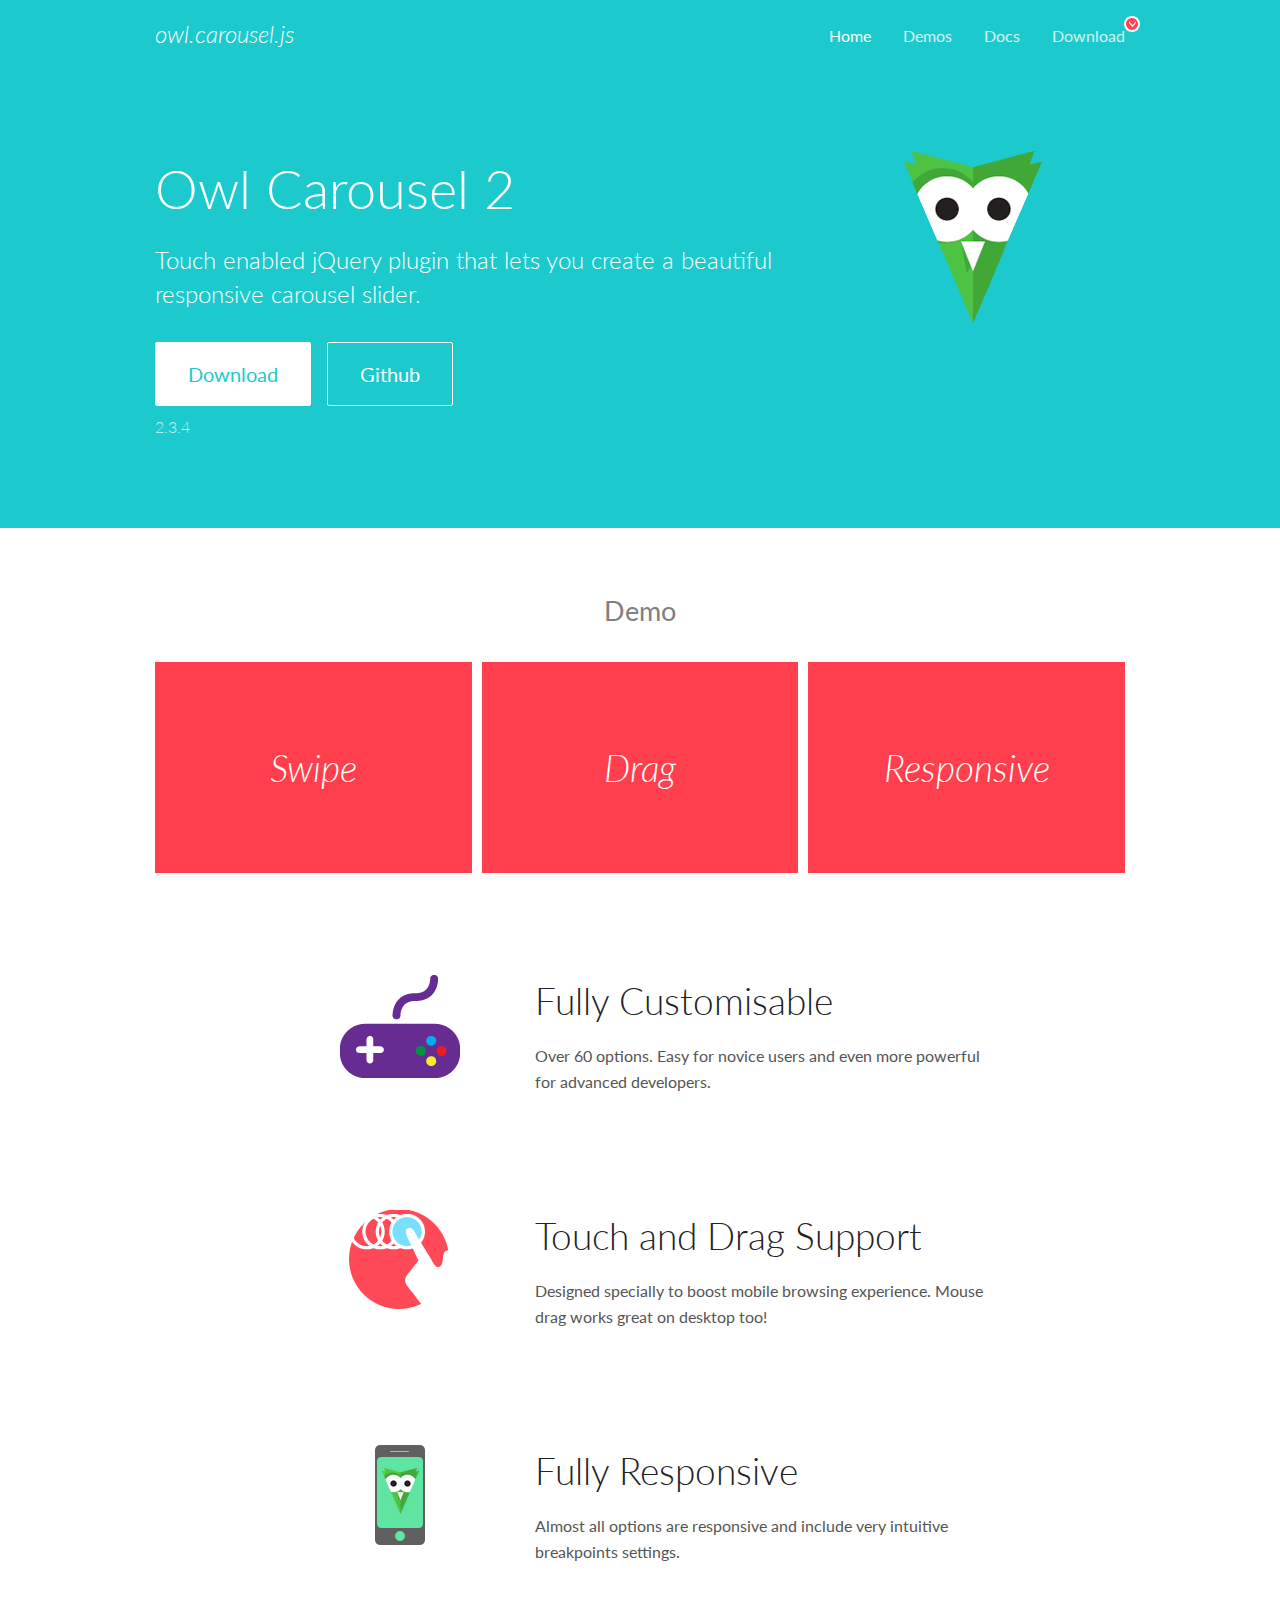
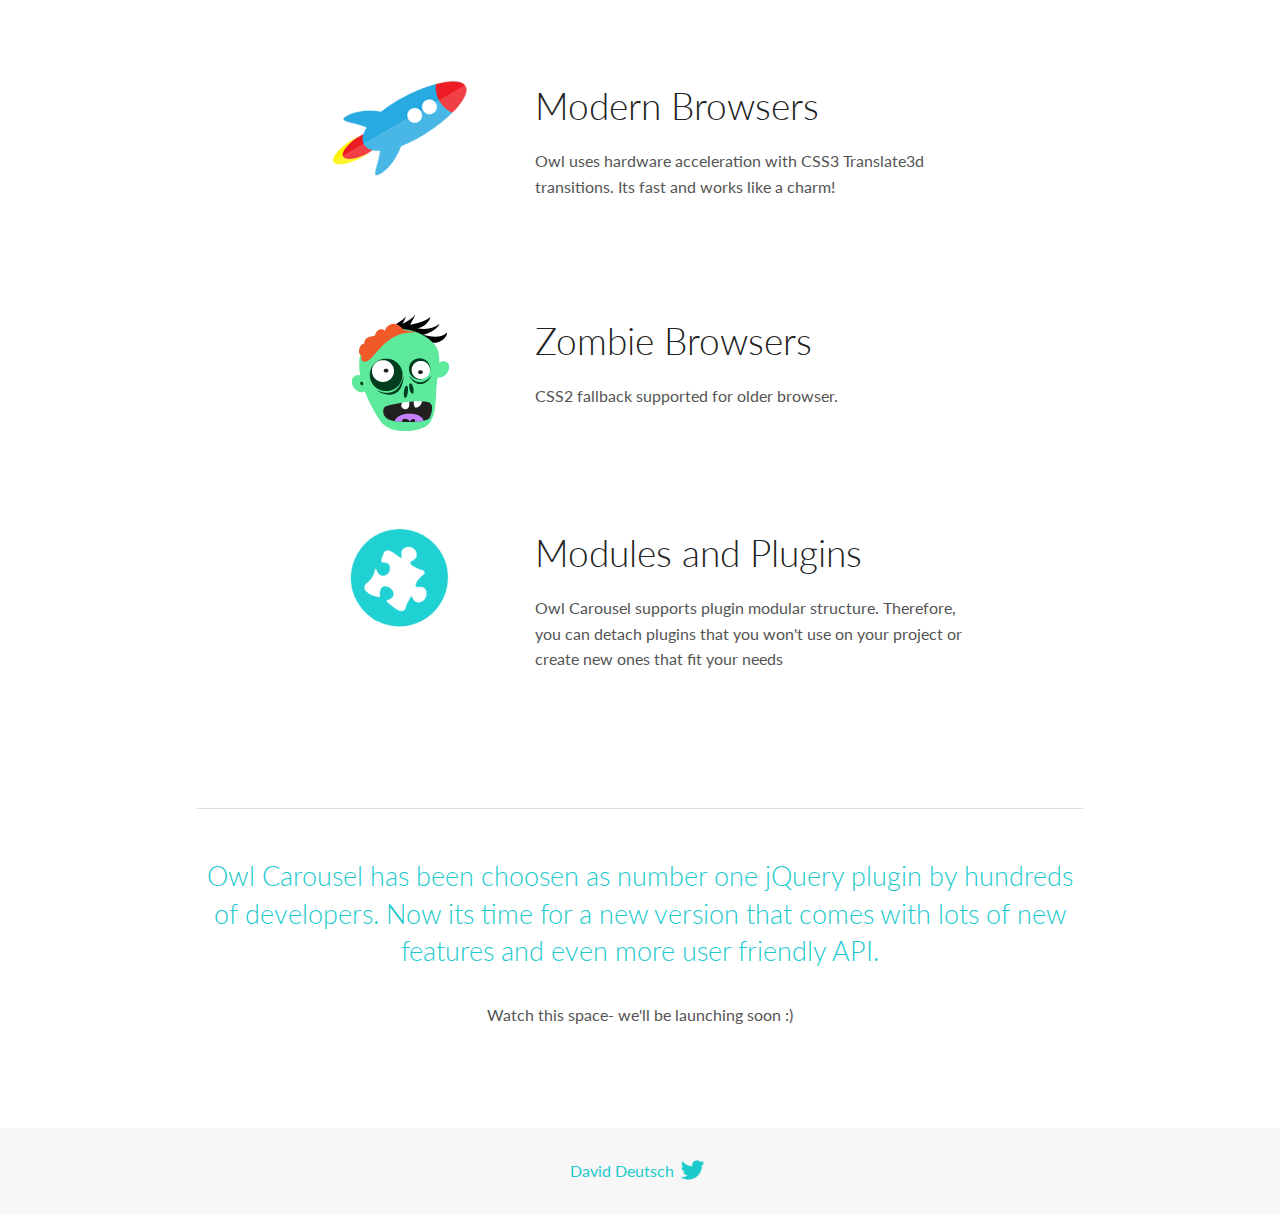
<file: OwlCarousel2-2.3.4/docs/index.html>
<!DOCTYPE html>
<html lang="en">
  <head>

    <!-- head -->
    <meta charset="utf-8">
    <meta name="msapplication-tap-highlight" content="no" />
    <meta name="viewport" content="width=device-width, initial-scale=1.0" />
    <meta name="description" content="Touch enabled jQuery plugin that lets you create beautiful responsive carousel slider.">
    <meta name="author" content="David Deutsch">
    <title>
      Home | Owl Carousel | 2.3.4
    </title>

    <!-- Stylesheets -->
    <link href='https://fonts.googleapis.com/css?family=Lato:300,400,700,400italic,300italic' rel='stylesheet' type='text/css'>
    <link rel="stylesheet" href="assets/css/docs.theme.min.css">

    <!-- Owl Stylesheets -->
    <link rel="stylesheet" href="assets/owlcarousel/assets/owl.carousel.min.css">
    <link rel="stylesheet" href="assets/owlcarousel/assets/owl.theme.default.min.css">

    <!-- HTML5 shim and Respond.js IE8 support of HTML5 elements and media queries -->

    <!--[if lt IE 9]>
      <script src="https://oss.maxcdn.com/libs/html5shiv/3.7.0/html5shiv.js"></script>
      <script src="https://oss.maxcdn.com/libs/respond.js/1.3.0/respond.min.js"></script>
    <![endif]-->

    <!-- Favicons -->
    <link rel="apple-touch-icon-precomposed" sizes="144x144" href="assets/ico/apple-touch-icon-144-precomposed.png">
    <link rel="shortcut icon" href="assets/ico/favicon.png">
    <link rel="shortcut icon" href="favicon.ico">

    <!-- Yeah i know js should not be in header. Its required for demos.-->

    <!-- javascript -->
    <script src="assets/vendors/jquery.min.js"></script>
    <script src="assets/owlcarousel/owl.carousel.js"></script>
  </head>
  <body>

    <!-- header -->
    <header class="header">
      <div class="row">
        <div class="large-12 columns">
          <div class="brand left">
            <h3>
              <a href="/OwlCarousel2/">owl.carousel.js</a> 
            </h3>
          </div>
          <a id="toggle-nav" class="right">
            <span></span> <span></span> <span></span> 
          </a> 
          <div class="nav-bar">
            <ul class="clearfix">
              <li class="active">
                <a href="/OwlCarousel2/index.html">Home</a> 
              </li>
              <li> <a href="/OwlCarousel2/demos/demos.html">Demos</a>  </li>
              <li> <a href="/OwlCarousel2/docs/started-welcome.html">Docs</a>  </li>
              <li>
                <a href="https://github.com/OwlCarousel2/OwlCarousel2/archive/2.3.4.zip">Download</a> 
                <span class="download"></span> 
              </li>
            </ul>
          </div>
        </div>
      </div>
    </header>

    <!-- home panel -->
    <section id="hero">
      <div class="row">
        <div class="large-8 medium-8 columns">
          <h1>Owl Carousel 2</h1>
          <h4>Touch enabled jQuery plugin that lets you create a beautiful responsive carousel slider.</h4>
          <a href="https://github.com/OwlCarousel2/OwlCarousel2/archive/2.3.4.zip" class="hero-button">Download</a> 
          <a href="https://github.com/OwlCarousel2/OwlCarousel2" class="hero-button outline">Github</a> 
          <p>2.3.4</p>
        </div>
        <div class="large-4 medium-4 columns">
          <img class="owl-logo" src="assets/img/owl-logo.png" alt="mr. Owl">
        </div>
      </div>
    </section>

    <!-- body -->
    <div class="home-demo">
      <div class="row">
        <div class="large-12 columns">
          <h3>Demo</h3>
          <div class="owl-carousel">
            <div class="item">
              <h2>Swipe</h2>
            </div>
            <div class="item">
              <h2>Drag</h2>
            </div>
            <div class="item">
              <h2>Responsive</h2>
            </div>
            <div class="item">
              <h2>CSS3</h2>
            </div>
            <div class="item">
              <h2>Fast</h2>
            </div>
            <div class="item">
              <h2>Easy</h2>
            </div>
            <div class="item">
              <h2>Free</h2>
            </div>
            <div class="item">
              <h2>Upgradable</h2>
            </div>
            <div class="item">
              <h2>Tons of options</h2>
            </div>
            <div class="item">
              <h2>Infinity</h2>
            </div>
            <div class="item">
              <h2>Auto Width</h2>
            </div>
          </div>
        </div>
      </div>
    </div>
    <script>
      var owl = $('.owl-carousel');
      owl.owlCarousel({
        margin: 10,
        loop: true,
        responsive: {
          0: {
            items: 1
          },
          600: {
            items: 2
          },
          1000: {
            items: 3
          }
        }
      })
    </script>

    <!-- features -->
    <div id="features">
      <div class="row">
        <div class="small-12 medium-9 small-centered columns">
          <section class="row feature">
            <div class="medium-4 small-12 columns">
              <img src="assets/img/feature-options.png" alt="">
            </div>
            <div class="medium-8 small-12 columns">
              <h2>Fully Customisable</h2>
              <p>Over 60 options. Easy for novice users and even more powerful for advanced developers.</p>
            </div>
          </section>
          <section class="row feature">
            <div class="medium-4 small-12 columns">
              <img src="assets/img/feature-drag.png" alt="">
            </div>
            <div class="medium-8 small-12 columns">
              <h2>Touch and Drag Support</h2>
              <p>Designed specially to boost mobile browsing experience. Mouse drag works great on desktop too!</p>
            </div>
          </section>
          <section class="row feature">
            <div class="medium-4 small-12 columns">
              <img src="assets/img/feature-responsive.png" alt="">
            </div>
            <div class="medium-8 small-12 columns">
              <h2>Fully Responsive</h2>
              <p>Almost all options are responsive and include very intuitive breakpoints settings.</p>
            </div>
          </section>
          <section class="row feature">
            <div class="medium-4 small-12 columns">
              <img src="assets/img/feature-modern.png" alt="">
            </div>
            <div class="medium-8 small-12 columns">
              <h2>Modern Browsers</h2>
              <p>Owl uses hardware acceleration with CSS3 Translate3d transitions. Its fast and works like a charm! </p>
            </div>
          </section>
          <section class="row feature">
            <div class="medium-4 small-12 columns">
              <img src="assets/img/feature-zombie.png" alt="">
            </div>
            <div class="medium-8 small-12 columns">
              <h2>Zombie Browsers</h2>
              <p>CSS2 fallback supported for older browser.</p>
            </div>
          </section>
          <section class="row feature">
            <div class="medium-4 small-12 columns">
              <img src="assets/img/feature-module.png" alt="">
            </div>
            <div class="medium-8 small-12 columns">
              <h2>Modules and Plugins</h2>
              <p>Owl Carousel supports plugin modular structure. Therefore, you can detach plugins that you won&#x27;t use on your project or create new ones that fit your needs</p>
            </div>
          </section>
        </div>
      </div>
    </div>

    <!-- footer -->
    <section id="teaser-text">
      <div class="row">
        <div class="small-12 medium-11 small-centered columns">
          <hr>
          <h3 id="owl-carousel-has-been-choosen-as-number-one-jquery-plugin-by-hundreds-of-developers-now-its-time-for-a-new-version-that-comes-with-lots-of-new-features-and-even-more-user-friendly-api-">Owl Carousel has been choosen as number one jQuery plugin by hundreds of developers. Now its time for a new version that comes with lots of new features and even more user friendly API.</h3>
          <p>Watch this space- we&#39;ll be launching soon :)</p>
        </div>
      </div>
    </section>

    <!-- footer -->
    <footer class="footer">
      <div class="row">
        <div class="large-12 columns">
          <h5>
            <a href="/OwlCarousel2/docs/support-contact.html">David Deutsch</a> 
            <a id="custom-tweet-button" href="https://twitter.com/share?url=https://github.com/OwlCarousel2/OwlCarousel2&text=Owl Carousel - This is so awesome! " target="_blank"></a> 
          </h5>
        </div>
      </div>
    </footer>

    <!-- vendors -->
    <script src="assets/vendors/highlight.js"></script>
    <script src="assets/js/app.js"></script>
  </body>
</html>
</file>
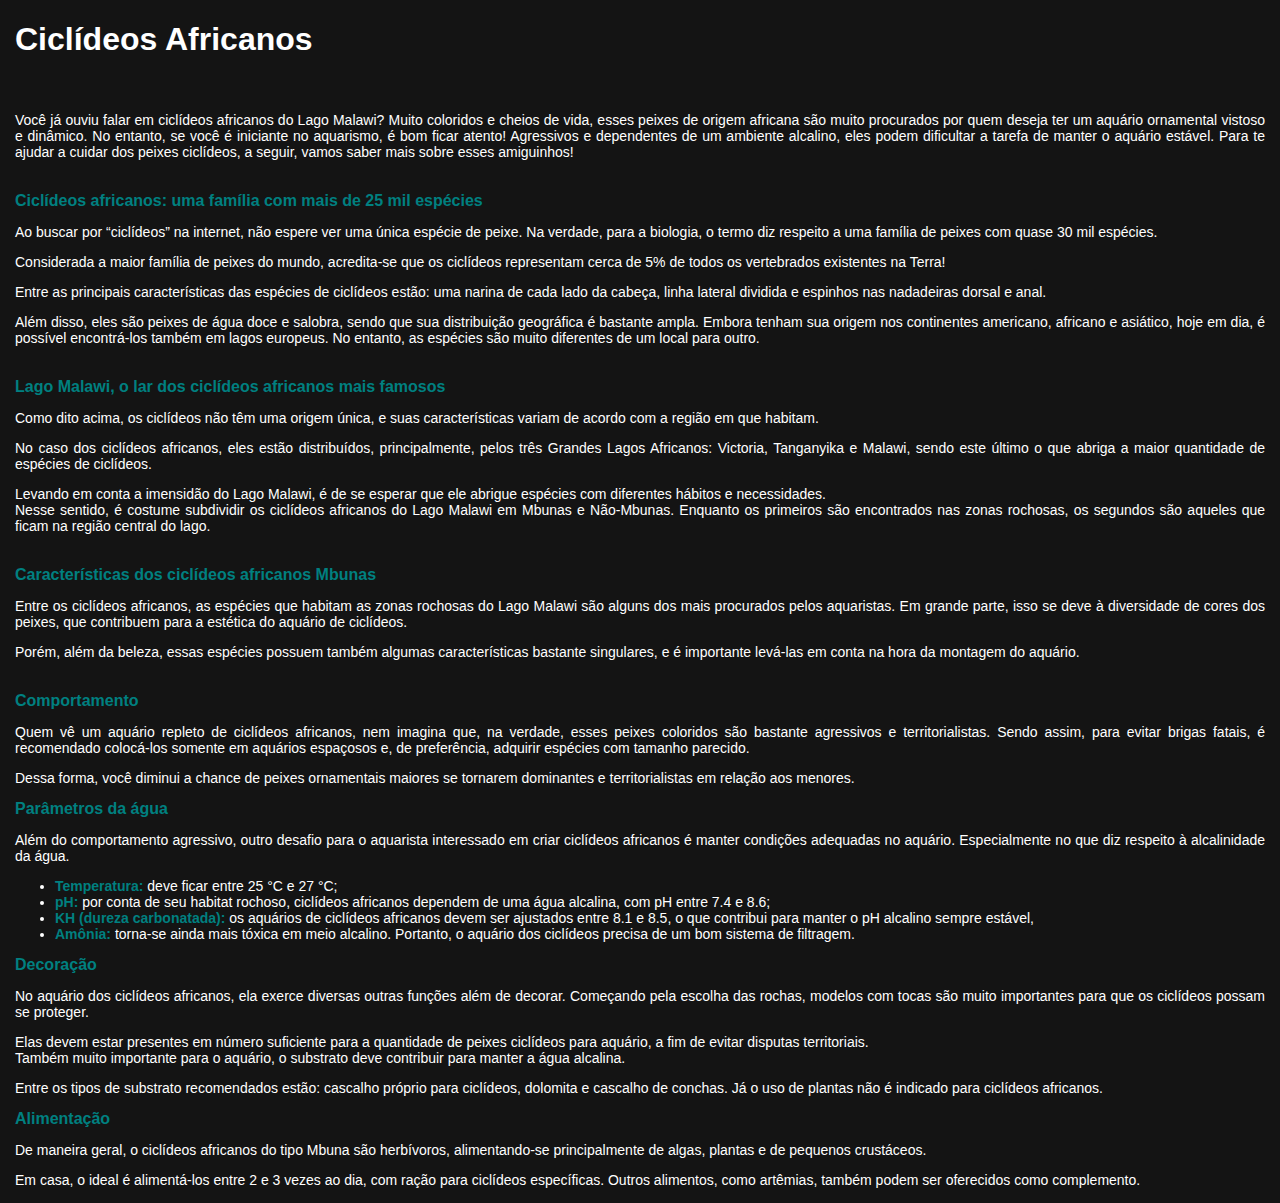
<file: sobre.html>
<!DOCTYPE html>
<html lang="en">

<head>
    <meta charset="UTF-8">
    <meta http-equiv="X-UA-Compatible" content="IE=edge">
    <meta name="viewport" content="width=device-width, initial-scale=1.0">
    <link rel="stylesheet" href="./style/especies.css">
    <link rel="stylesheet" href="../style/responsive.css">
    <title>Document</title>
</head>

<body>
    <h1>Ciclídeos Africanos</h1><br>
    <p>Você já ouviu falar em ciclídeos africanos do Lago Malawi? Muito coloridos e cheios de vida, esses peixes de
        origem africana são muito procurados por quem deseja ter um aquário ornamental vistoso e dinâmico.
        No entanto, se você é iniciante no aquarismo, é bom ficar atento! Agressivos e dependentes de um
        ambiente alcalino, eles podem dificultar a tarefa de manter o aquário estável.
        Para te ajudar a cuidar dos peixes ciclídeos, a seguir, vamos saber mais sobre esses amiguinhos!</p>
    <br>
    <strong>Ciclídeos africanos: uma família com mais de 25 mil espécies</strong>
    <p>Ao buscar por “ciclídeos” na internet, não espere ver uma única espécie de peixe. Na verdade,
        para a biologia, o termo diz respeito a uma família de peixes com quase 30 mil espécies.</p>
    <p>Considerada a maior família de peixes do mundo, acredita-se que os ciclídeos representam cerca de 5% de todos os
        vertebrados existentes na Terra!</p>
    <p>Entre as principais características das espécies de ciclídeos estão: uma narina de cada lado da cabeça, linha
        lateral dividida e espinhos nas nadadeiras dorsal e anal.</p>
    <p>Além disso, eles são peixes de água doce e salobra, sendo que sua distribuição geográfica é
        bastante ampla. Embora tenham sua origem nos continentes americano, africano e asiático, hoje em dia, é possível
        encontrá-los também em lagos europeus. No entanto, as espécies são muito diferentes de um local para outro.</p>
    <br>
    <strong>Lago Malawi, o lar dos ciclídeos africanos mais famosos</strong>
    <p>Como dito acima, os ciclídeos não têm uma origem única, e suas características variam de acordo com a região em
        que habitam.</p>
    <p>No caso dos ciclídeos africanos, eles estão distribuídos, principalmente, pelos três Grandes
        Lagos Africanos: Victoria, Tanganyika e Malawi, sendo este último o que abriga a maior quantidade de espécies de
        ciclídeos.</p>
    <p>Levando em conta a imensidão do Lago Malawi, é de se esperar que ele abrigue espécies com diferentes hábitos e
        necessidades.<br>
        Nesse sentido, é costume subdividir os ciclídeos africanos do Lago Malawi em Mbunas e Não-Mbunas. Enquanto os
        primeiros são encontrados nas zonas rochosas, os segundos são aqueles que ficam na região central do lago.</p>
    <br>
    <strong>Características dos ciclídeos africanos Mbunas</strong>
    <p>Entre os ciclídeos africanos, as espécies que habitam as zonas rochosas do Lago Malawi são alguns dos mais
        procurados pelos aquaristas. Em grande parte, isso se deve à diversidade de cores dos peixes, que contribuem
        para a estética do aquário de ciclídeos.</p>
    <p>Porém, além da beleza, essas espécies possuem também algumas características bastante singulares, e é importante
        levá-las em conta na hora da montagem do aquário.</p>
    <br>
    <strong>Comportamento</strong>
    <p>Quem vê um aquário repleto de ciclídeos africanos, nem imagina que, na verdade, esses peixes coloridos são
        bastante agressivos e territorialistas. Sendo assim, para evitar brigas fatais, é recomendado colocá-los somente
        em aquários espaçosos e, de preferência, adquirir espécies com tamanho parecido.</p>
    <p>Dessa forma, você diminui a chance de peixes ornamentais maiores se tornarem dominantes e
        territorialistas em relação aos menores.</p>
    <strong>Parâmetros da água</strong>
    <p>Além do comportamento agressivo, outro desafio para o aquarista interessado em criar ciclídeos africanos é manter
        condições adequadas no aquário. Especialmente no que diz respeito à alcalinidade da água.</p>
    <ul>
        <li><strong>Temperatura:</strong> deve ficar entre 25 °C e 27 °C;</li>
        <li><strong>pH:</strong> por conta de seu habitat rochoso, ciclídeos africanos dependem de uma água alcalina,
            com pH entre 7.4 e 8.6;</li>
        <li><strong>KH (dureza carbonatada):</strong> os aquários de ciclídeos africanos devem ser ajustados entre 8.1 e
            8.5, o que contribui para manter o pH alcalino sempre estável,</li>
        <li><strong>Amônia:</strong> torna-se ainda mais tóxica em meio alcalino. Portanto, o aquário dos ciclídeos
            precisa de um bom sistema de filtragem.</li>
    </ul>
    <strong>Decoração</strong>
    <p>No aquário dos ciclídeos africanos, ela exerce diversas outras funções além de decorar. Começando pela escolha
        das rochas, modelos com tocas são muito importantes para que os ciclídeos possam se proteger.</p>
    <p>Elas devem estar presentes em número suficiente para a quantidade de peixes ciclídeos para
        aquário, a fim de evitar disputas territoriais.<br>
        Também muito importante para o aquário, o substrato deve contribuir para manter a água alcalina.</p>
    <p>Entre os tipos de substrato recomendados estão: cascalho próprio para ciclídeos, dolomita e cascalho de conchas.
        Já o uso de plantas não é indicado para ciclídeos africanos.</p>
    <strong>Alimentação</strong>
    <p>De maneira geral, o ciclídeos africanos do tipo Mbuna são herbívoros, alimentando-se principalmente de algas,
        plantas e de pequenos crustáceos.</p>
    <p>Em casa, o ideal é alimentá-los entre 2 e 3 vezes ao dia, com ração para ciclídeos específicas.
        Outros alimentos, como artêmias, também podem ser oferecidos como complemento.</p>
</body>

</html>
</file>
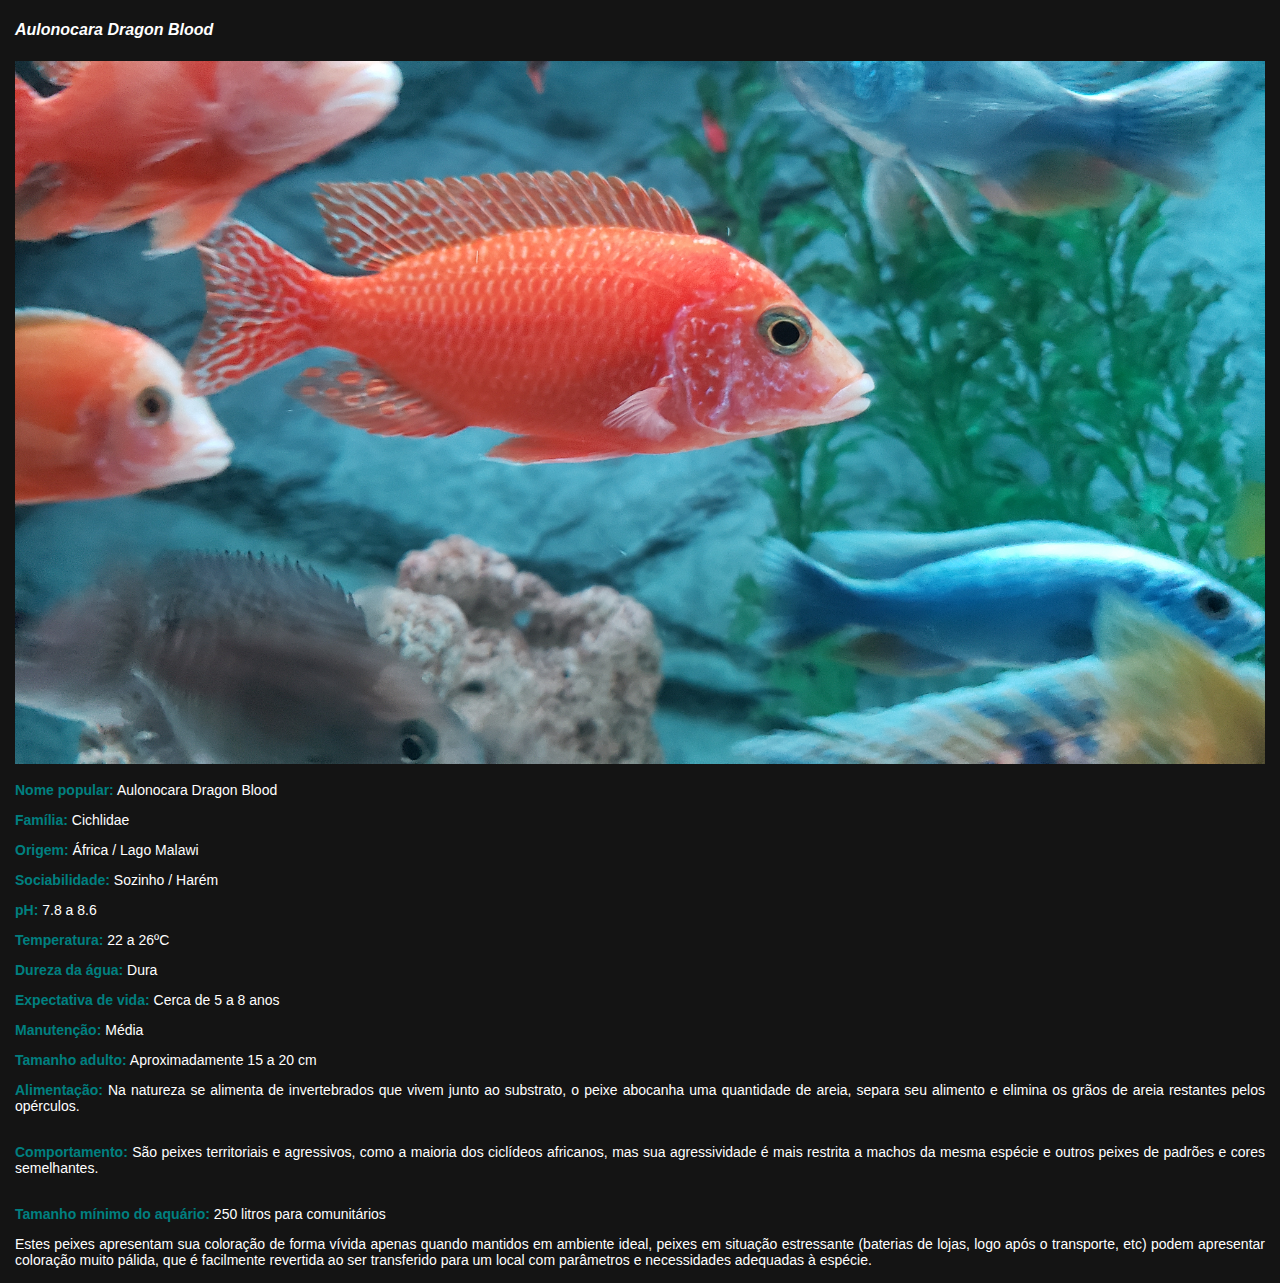
<file: especies/dragon.html>
<!DOCTYPE html>
<html lang="en">

<head>
    <meta charset="UTF-8">
    <meta http-equiv="X-UA-Compatible" content="IE=edge">
    <meta name="viewport" content="width=device-width, initial-scale=1.0">
    <link rel="stylesheet" href="../style/especies.css">
    <link rel="stylesheet" href="../style/responsive.css">
    <title>Document</title>
</head>

<body>
    <td>
        <div class="rw-right">
            <div class="rw-ui-container rw-class-blog-post rw-urid-207420"
                data-img="http://www.aquarismopaulista.com/wp-content/uploads/2020/08/Aulonocara-jacobfreibergi.jpg">
            </div>
        </div>
    </td>
    </tr>
    </table>
    <h4><em>Aulonocara Dragon Blood</em></h4>
    <img class="img_especies" src="../img/fish_3.jpg" alt="" srcset="" sizes="(max-width: 650px) 100vw, 650px">
    <p><strong>Nome popular:</strong> Aulonocara Dragon Blood</p>
    <p><strong>Família:</strong> Cichlidae</p>
    <p><strong>Origem:</strong> África / Lago Malawi</p>
    <p><strong>Sociabilidade:</strong> Sozinho / Harém</p>
    <p><strong>pH:</strong> 7.8 a 8.6</p>
    <p><strong>Temperatura:</strong> 22 a 26ºC</p>
    <p><strong>Dureza da água:</strong> Dura</p>
    <p><strong>Expectativa de vida:</strong> Cerca de 5 a 8 anos</p>
    <p><strong>Manutenção:</strong> Média</p>
    <p><strong>Tamanho adulto:</strong> Aproximadamente 15 a 20 cm</p>
    <p> </p>
    <p><strong>Alimentação:</strong> Na natureza se alimenta de invertebrados que vivem junto ao substrato, o peixe
        abocanha uma quantidade de areia, separa seu alimento e elimina os grãos de areia restantes pelos opérculos.</p>
    <p><br /> <strong>Comportamento</strong><strong>:</strong> São peixes territoriais e agressivos, como a maioria dos
        ciclídeos africanos, mas sua agressividade é mais restrita a machos da mesma espécie e outros peixes de padrões
        e cores semelhantes.</p>
    <p><br /> <strong>Tamanho mínimo do aquário:</strong> 250 litros para comunitários</p>
    <p> </p>
    <p>Estes peixes apresentam sua coloração de forma vívida apenas quando mantidos em ambiente ideal, peixes em
        situação estressante (baterias de lojas, logo após o transporte, etc) podem apresentar coloração muito pálida,
        que é facilmente revertida ao ser transferido para um local com parâmetros e necessidades adequadas à espécie.
    </p>
</body>

</html>
</file>
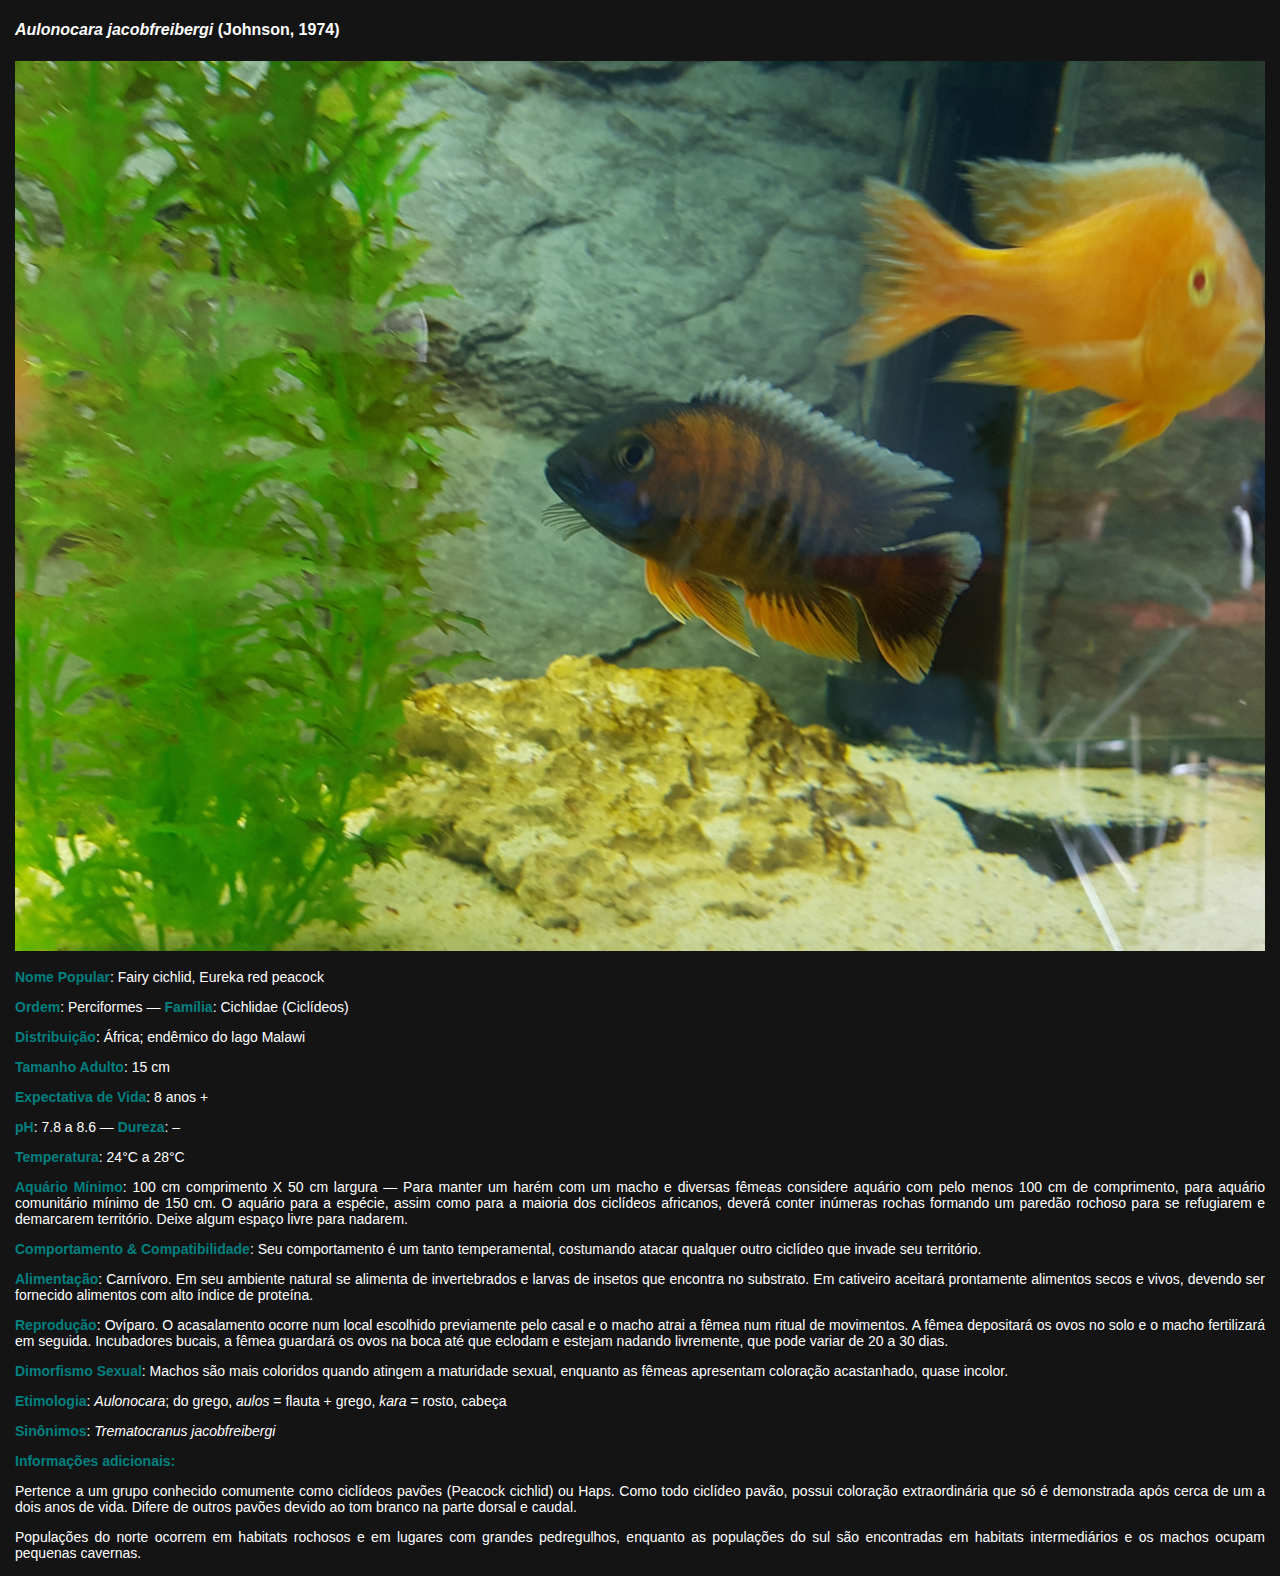
<file: especies/Eureka.html>
<!DOCTYPE html>
<html lang="en">
<head>
    <meta charset="UTF-8">
    <meta http-equiv="X-UA-Compatible" content="IE=edge">
    <meta name="viewport" content="width=device-width, initial-scale=1.0">
    <link rel="stylesheet" href="../style/especies.css">
    <link rel="stylesheet" href="../style/responsive.css">
    <title>Document</title>
</head>

<body>
    <td><div class="rw-right"><div class="rw-ui-container rw-class-blog-post rw-urid-207420" data-img="http://www.aquarismopaulista.com/wp-content/uploads/2020/08/Aulonocara-jacobfreibergi.jpg"></div></div></td></tr></table><h4><em>Aulonocara jacobfreibergi</em> (Johnson, 1974)</h4>
    <img class="img_especies" src="../img/fish_2.jpg" alt="" srcset="" sizes="(max-width: 650px) 100vw, 650px">
    <p><span style="color: #008080;"><strong>Nome Popular</strong></span>: Fairy cichlid, Eureka red peacock</p>
    <p><span style="color: #008080;"><strong>Ordem</strong></span>: Perciformes — <span style="color: #008080;"><strong>Família</strong></span>: Cichlidae (Ciclídeos)</p>
    <p><span style="color: #008080;"><strong>Distribuição</strong></span>: África; endêmico do lago Malawi</p>
    <p><span style="color: #008080;"><strong>Tamanho Adulto</strong></span>: 15 cm</p>
    <p><span style="color: #008080;"><strong>Expectativa de Vida</strong></span>: 8 anos +</p>
    <p><span style="color: #008080;"><strong>pH</strong></span>: 7.8 a 8.6 &#8212; <span style="color: #008080;"><strong>Dureza</strong></span>: &#8211;</p>
    <p><span style="color: #008080;"><strong>Temperatura</strong></span>: 24°C a 28°C</p>
    <p><span style="color: #008080;"><strong>Aquário Mínimo</strong></span>: 100 cm comprimento X 50 cm largura — Para manter um harém com um macho e diversas fêmeas considere aquário com pelo menos 100 cm de comprimento, para aquário comunitário mínimo de 150 cm. O aquário para a espécie, assim como para a maioria dos ciclídeos africanos, deverá conter inúmeras rochas formando um paredão rochoso para se refugiarem e demarcarem território. Deixe algum espaço livre para nadarem.</p>
    <p><strong><span style="color: #008080;">Comportamento &amp; Compatibilidade</span></strong>: Seu comportamento é um tanto temperamental, costumando atacar qualquer outro ciclídeo que invade seu território.</p>
    <p><span style="color: #008080;"><strong>Alimentação</strong></span>: Carnívoro. Em seu ambiente natural se alimenta de invertebrados e larvas de insetos que encontra no substrato. Em cativeiro aceitará prontamente alimentos secos e vivos, devendo ser fornecido alimentos com alto índice de proteína.</p>
    <p><span style="color: #008080;"><strong>Reprodução</strong></span>: Ovíparo. O acasalamento ocorre num local escolhido previamente pelo casal e o macho atrai a fêmea num ritual de movimentos. A fêmea depositará os ovos no solo e o macho fertilizará em seguida. Incubadores bucais, a fêmea guardará os ovos na boca até que eclodam e estejam nadando livremente, que pode variar de 20 a 30 dias.</p>
    <p><span style="color: #008080;"><strong>Dimorfismo Sexual</strong></span>: Machos são mais coloridos quando atingem a maturidade sexual, enquanto as fêmeas apresentam coloração acastanhado, quase incolor.</p>
    <p><span style="color: #008080;"><strong>Etimologia</strong></span>: <em>Aulonocara</em>; do grego, <em>aulos</em> = flauta + grego, <em>kara</em> = rosto, cabeça</p>
    <p><span style="color: #008080;"><strong>Sinônimos</strong></span>: <em>Trematocranus jacobfreibergi</em></p>
    <p><strong><span style="color: #008080;">Informações adicionais</span>:</strong></p>
    <p>Pertence a um grupo conhecido comumente como ciclídeos pavões (Peacock cichlid) ou Haps. Como todo ciclídeo pavão, possui coloração extraordinária que só é demonstrada após cerca de um a dois anos de vida. Difere de outros pavões devido ao tom branco na parte dorsal e caudal.</p>
    <p>Populações do norte ocorrem em habitats rochosos e em lugares com grandes pedregulhos, enquanto as populações do sul são encontradas em habitats intermediários e os machos ocupam pequenas cavernas.</p>
</body>
</html>
</file>
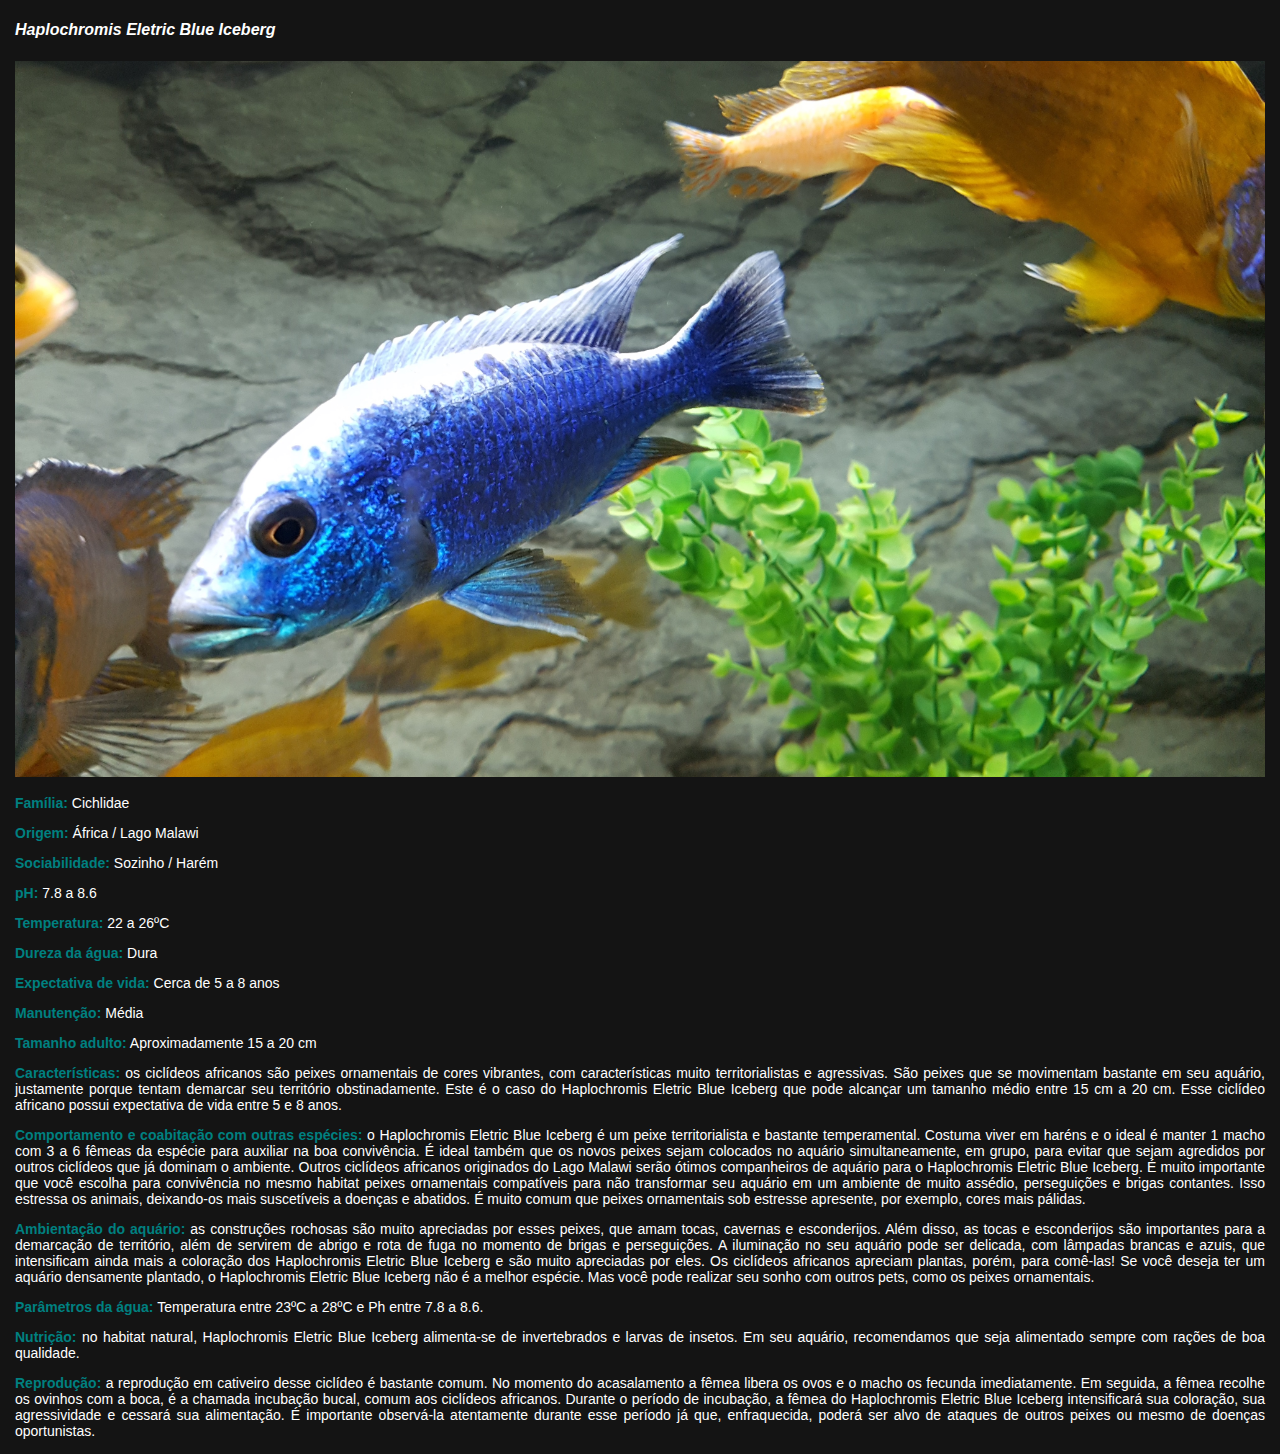
<file: especies/Iceberg.html>
<!DOCTYPE html>
<html lang="en">
<head>
    <meta charset="UTF-8">
    <meta http-equiv="X-UA-Compatible" content="IE=edge">
    <meta name="viewport" content="width=device-width, initial-scale=1.0">
    <link rel="stylesheet" href="../style/especies.css">
    <link rel="stylesheet" href="../style/responsive.css">
    <title>Document</title>
</head>


<body>
    <h4><em>Haplochromis Eletric Blue Iceberg</em></h4>
    <img class="img_especies" src="../img/fish_7.jpg" alt="" srcset="" sizes="(max-width: 650px) 100vw, 650px" />
    <p> </p>

    <p><strong>Família:</strong> Cichlidae</p>
    <p><strong>Origem:</strong> África / Lago Malawi</p>
    <p><strong>Sociabilidade:</strong> Sozinho / Harém</p>
    <p><strong>pH:</strong> 7.8 a 8.6</p>
    <p><strong>Temperatura:</strong> 22 a 26ºC</p>
    <p><strong>Dureza da água:</strong> Dura</p>
    <p><strong>Expectativa de vida:</strong> Cerca de 5 a 8 anos</p>
    <p><strong>Manutenção:</strong> Média</p>
    <p><strong>Tamanho adulto:</strong> Aproximadamente 15 a 20 cm</p>

    <p> </p>

    <p><span style="font-size:14px;"><Lago "><span style="font-family:verdana,geneva,sans-serif;"><strong>Características:</strong> os ciclídeos africanos são peixes ornamentais de cores vibrantes, com características muito territorialistas e agressivas. São peixes que se movimentam bastante em seu aquário, justamente porque tentam demarcar seu território obstinadamente. Este é o caso do Haplochromis Eletric Blue Iceberg que  pode alcançar um tamanho médio entre 15 cm a 20 cm. Esse ciclídeo africano possui expectativa de vida entre 5 e 8 anos. </span></span></span></p>

    <p> </p>

    <p><span style="font-size:14px;"><span style="font-family:verdana,geneva,sans-serif;"><span "><strong>Comportamento e c</strong><strong>oabitação com outras espécies</strong><strong>: </strong>o Haplochromis Eletric Blue Iceberg é um peixe territorialista e bastante temperamental. Costuma viver em haréns e o ideal é manter 1 macho com 3 a 6 fêmeas  da espécie para auxiliar na boa convivência. É ideal também que os novos peixes sejam colocados no aquário simultaneamente, em grupo, para evitar que sejam agredidos por outros ciclídeos que já dominam o ambiente. Outros ciclídeos africanos originados do Lago Malawi serão ótimos companheiros de aquário para o Haplochromis Eletric Blue Iceberg. É muito importante que você escolha para convivência no mesmo habitat peixes ornamentais compatíveis para não transformar seu aquário em um ambiente de muito assédio, perseguições e brigas contantes. Isso estressa os animais, deixando-os mais suscetíveis a doenças e abatidos. É muito comum que peixes ornamentais sob estresse apresente, por exemplo, cores mais pálidas. </span></span></span></p>

    <p> </p>

    <p><span style="font-size:14px;"><span style="font-family:verdana,geneva,sans-serif;"><span "><strong>Ambientação do aquário: </strong>as construções rochosas são muito apreciadas por esses peixes, que amam tocas, cavernas e esconderijos. Além disso, as tocas e esconderijos são importantes para a demarcação de território, além de servirem de abrigo e rota de fuga no momento de brigas e perseguições. A iluminação no seu aquário pode ser delicada, com lâmpadas brancas e azuis, que intensificam ainda mais a coloração dos Haplochromis Eletric Blue Iceberg e são muito apreciadas por eles. Os ciclídeos africanos apreciam plantas, porém, para comê-las! Se você deseja ter um aquário densamente plantado, o Haplochromis Eletric Blue Iceberg não é a melhor espécie. Mas você pode realizar seu sonho com outros pets, como os peixes ornamentais.</span></span></span></p>

    <p> </p>

    <p><span style="font-size:14px;"><span style="font-family:verdana,geneva,sans-serif;"><span"><span><strong>Parâmetros da água:</strong></span> Temperatura entre 23ºC a 28ºC e Ph entre 7.8 a 8.6.

    <p> </p>

    <p><span style="font-size:14px;"><span style="font-family:verdana,geneva,sans-serif;"><span "><strong>Nutrição:</strong> no habitat natural, Haplochromis Eletric Blue Iceberg alimenta-se de invertebrados e larvas de insetos. Em seu aquário, recomendamos que seja alimentado sempre com rações de boa qualidade. </span></span></span></p>

    <p> </p>

    <p><span style="font-size:14px;"><span "><span style="font-family:verdana,geneva,sans-serif;"><strong>Reprodução: </strong> a reprodução em cativeiro desse ciclídeo é bastante comum. No momento do acasalamento a fêmea libera os ovos e o macho os fecunda imediatamente. Em seguida, a fêmea recolhe os ovinhos com a boca, é a chamada incubação bucal, comum aos ciclídeos africanos. Durante o período de incubação, a fêmea do Haplochromis Eletric Blue Iceberg intensificará sua coloração, sua agressividade e cessará sua alimentação. É importante observá-la atentamente durante esse período já que, enfraquecida, poderá ser alvo de ataques de outros peixes ou mesmo de doenças oportunistas.</span></span></span></p>
  
</body>
</html>
</file>
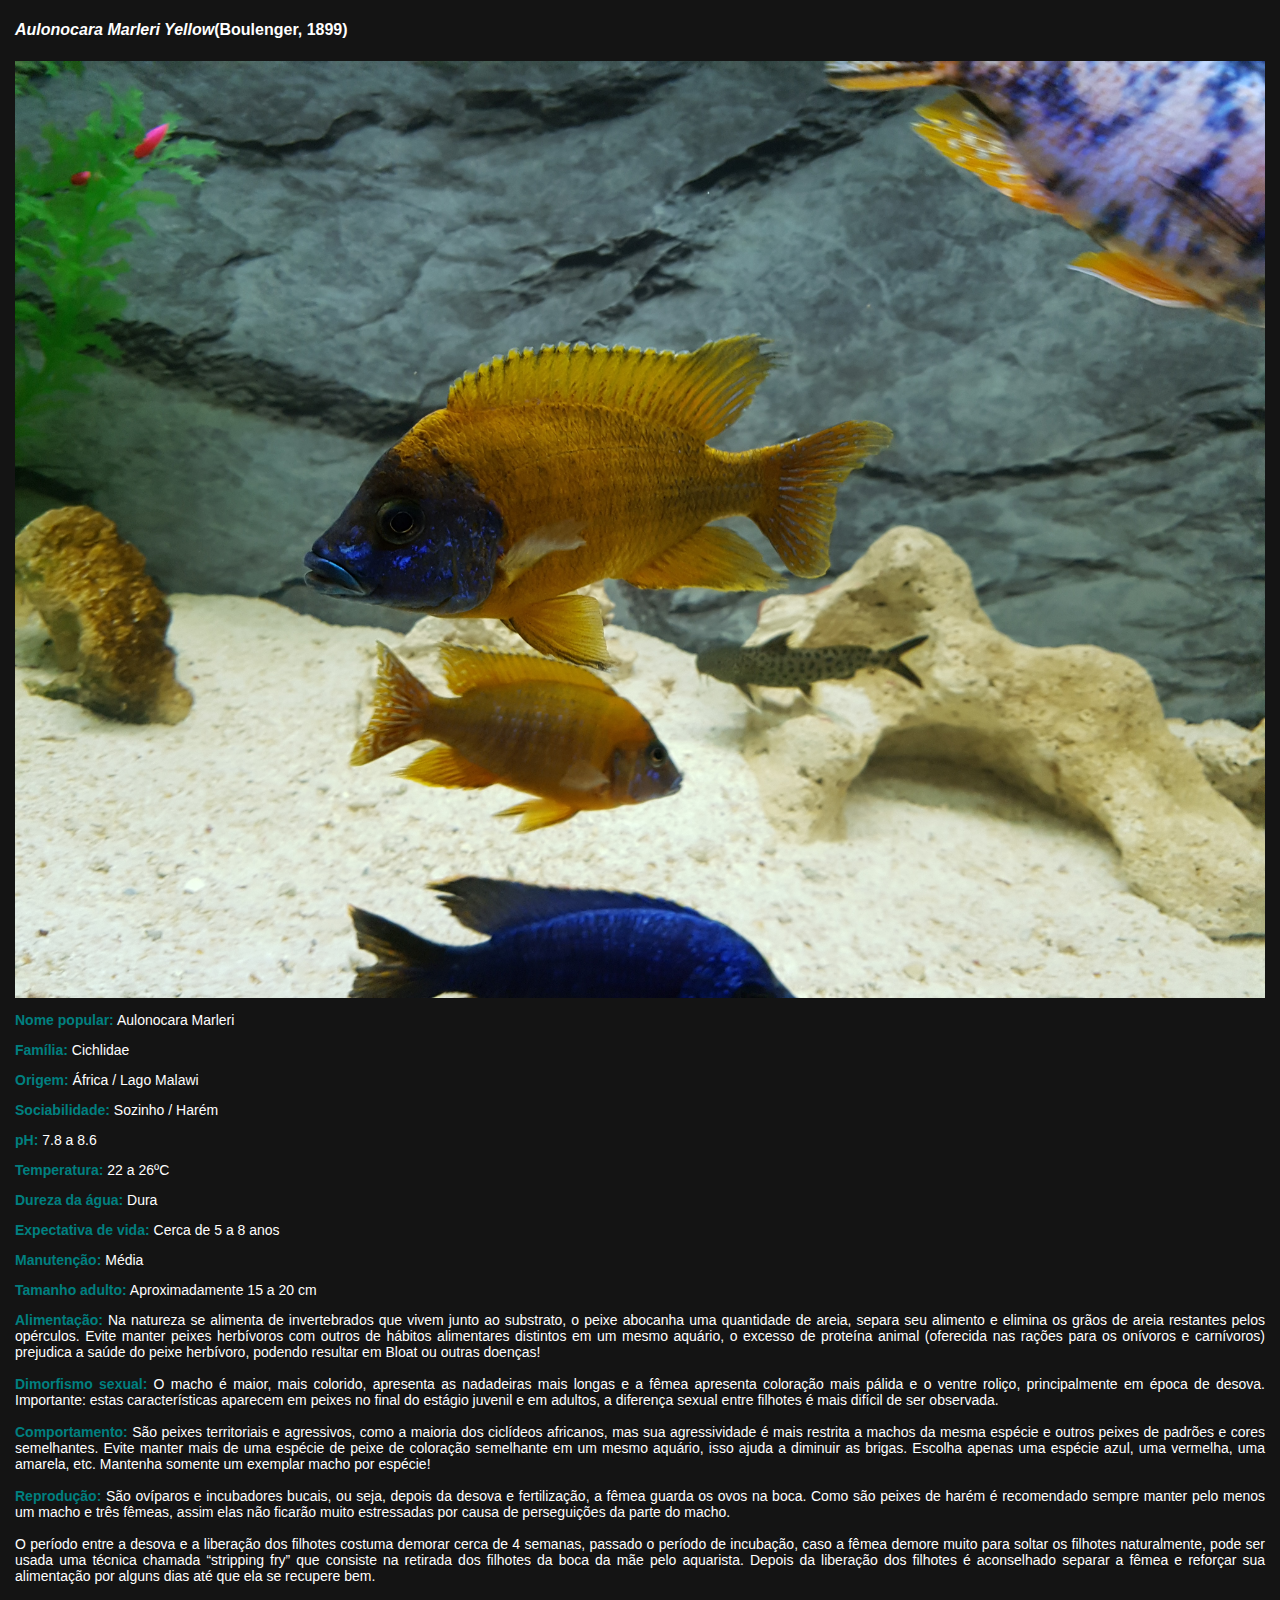
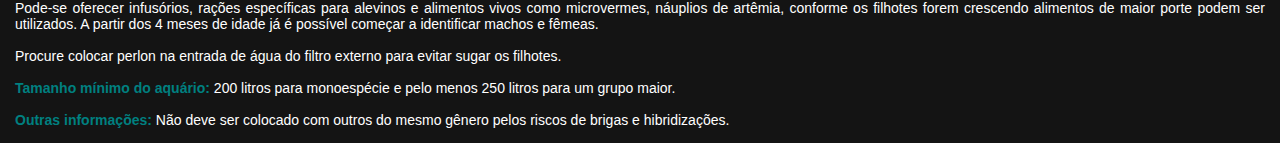
<file: especies/maleri.html>
<!DOCTYPE html>
<html lang="en">

<head>
    <meta charset="UTF-8">
    <meta http-equiv="X-UA-Compatible" content="IE=edge">
    <meta name="viewport" content="width=device-width, initial-scale=1.0">
    <link rel="stylesheet" href="../style/especies.css">
    <link rel="stylesheet" href="../style/responsive.css">
    <title>Document</title>
</head>

<style>
    img {
        display: block;
        margin-left: auto;
        margin-right: auto;
        width: 90%;
    }
</style>

<body>
    <h4><em>Aulonocara Marleri Yellow</em>(Boulenger, 1899)</h4>
    <img class="img_especies" src="../img/fish_4.jpg" alt="" srcset="" sizes="(max-width: 650px) 100vw, 650px" />

    <p><strong>Nome popular:</strong> Aulonocara Marleri</p>
    <p><strong>Família:</strong> Cichlidae</p>
    <p><strong>Origem:</strong> África / Lago Malawi</p>
    <p><strong>Sociabilidade:</strong> Sozinho / Harém</p>
    <p><strong>pH:</strong> 7.8 a 8.6</p>
    <p><strong>Temperatura:</strong> 22 a 26ºC</p>
    <p><strong>Dureza da água:</strong> Dura</p>
    <p><strong>Expectativa de vida:</strong> Cerca de 5 a 8 anos</p>
    <p><strong>Manutenção:</strong> Média</p>
    <p><strong>Tamanho adulto:</strong> Aproximadamente 15 a 20 cm</p>
    <p><strong> Alimentação: </strong>Na natureza se alimenta de invertebrados que vivem junto ao substrato, o peixe
        abocanha uma quantidade
        de areia, separa seu alimento e elimina os grãos de areia restantes pelos opérculos. Evite manter peixes
        herbívoros
        com outros de hábitos alimentares distintos em um mesmo aquário, o excesso de proteína animal (oferecida nas
        rações
        para os onívoros e carnívoros) prejudica a saúde do peixe herbívoro, podendo resultar em Bloat ou outras
        doenças!<br /><br>

        <strong>Dimorfismo sexual:</strong> O macho é maior, mais colorido, apresenta as nadadeiras mais longas e a
        fêmea apresenta coloração
        mais pálida e o ventre roliço, principalmente em época de desova. Importante: estas características aparecem em
        peixes no final do estágio juvenil e em adultos, a diferença sexual entre filhotes é mais difícil de ser
        observada.<br />
        <br />
        <strong>Comportamento:</strong> São peixes territoriais e agressivos, como a maioria dos ciclídeos africanos,
        mas sua agressividade é
        mais restrita a machos da mesma espécie e outros peixes de padrões e cores semelhantes. Evite manter mais de uma
        espécie de peixe de coloração semelhante em um mesmo aquário, isso ajuda a diminuir as brigas. Escolha apenas
        uma
        espécie azul, uma vermelha, uma amarela, etc. Mantenha somente um exemplar macho por espécie!<br />
        <br />
        <strong>Reprodução:</strong> São ovíparos e incubadores bucais, ou seja, depois da desova e fertilização, a
        fêmea guarda os ovos na
        boca. Como são peixes de harém é recomendado sempre manter pelo menos um macho e três fêmeas, assim elas não
        ficarão
        muito estressadas por causa de perseguições da parte do macho.<br />
        <br />
        O período entre a desova e a liberação dos filhotes costuma demorar cerca de 4 semanas, passado o período de
        incubação, caso a fêmea demore muito para soltar os filhotes naturalmente, pode ser usada uma técnica chamada
        “stripping fry” que consiste na retirada dos filhotes da boca da mãe pelo aquarista. Depois da liberação dos
        filhotes é aconselhado separar a fêmea e reforçar sua alimentação por alguns dias até que ela se recupere
        bem.<br />
        <br />
        Pode-se oferecer infusórios, rações específicas para alevinos e alimentos vivos como microvermes, náuplios de
        artêmia, conforme os filhotes forem crescendo alimentos de maior porte podem ser utilizados. A partir dos 4
        meses de
        idade já é possível começar a identificar machos e fêmeas.<br />
        <br />
        Procure colocar perlon na entrada de água do filtro externo para evitar sugar os filhotes.<br />
        <br />
        <strong>Tamanho mínimo do aquário: </strong>200 litros para monoespécie e pelo menos 250 litros para um grupo
        maior.<br />
        <br />
        <strong>Outras informações:</strong> Não deve ser colocado com outros do mesmo gênero pelos riscos de brigas e
        hibridizações.
    </p>
</body>

</html>
</file>
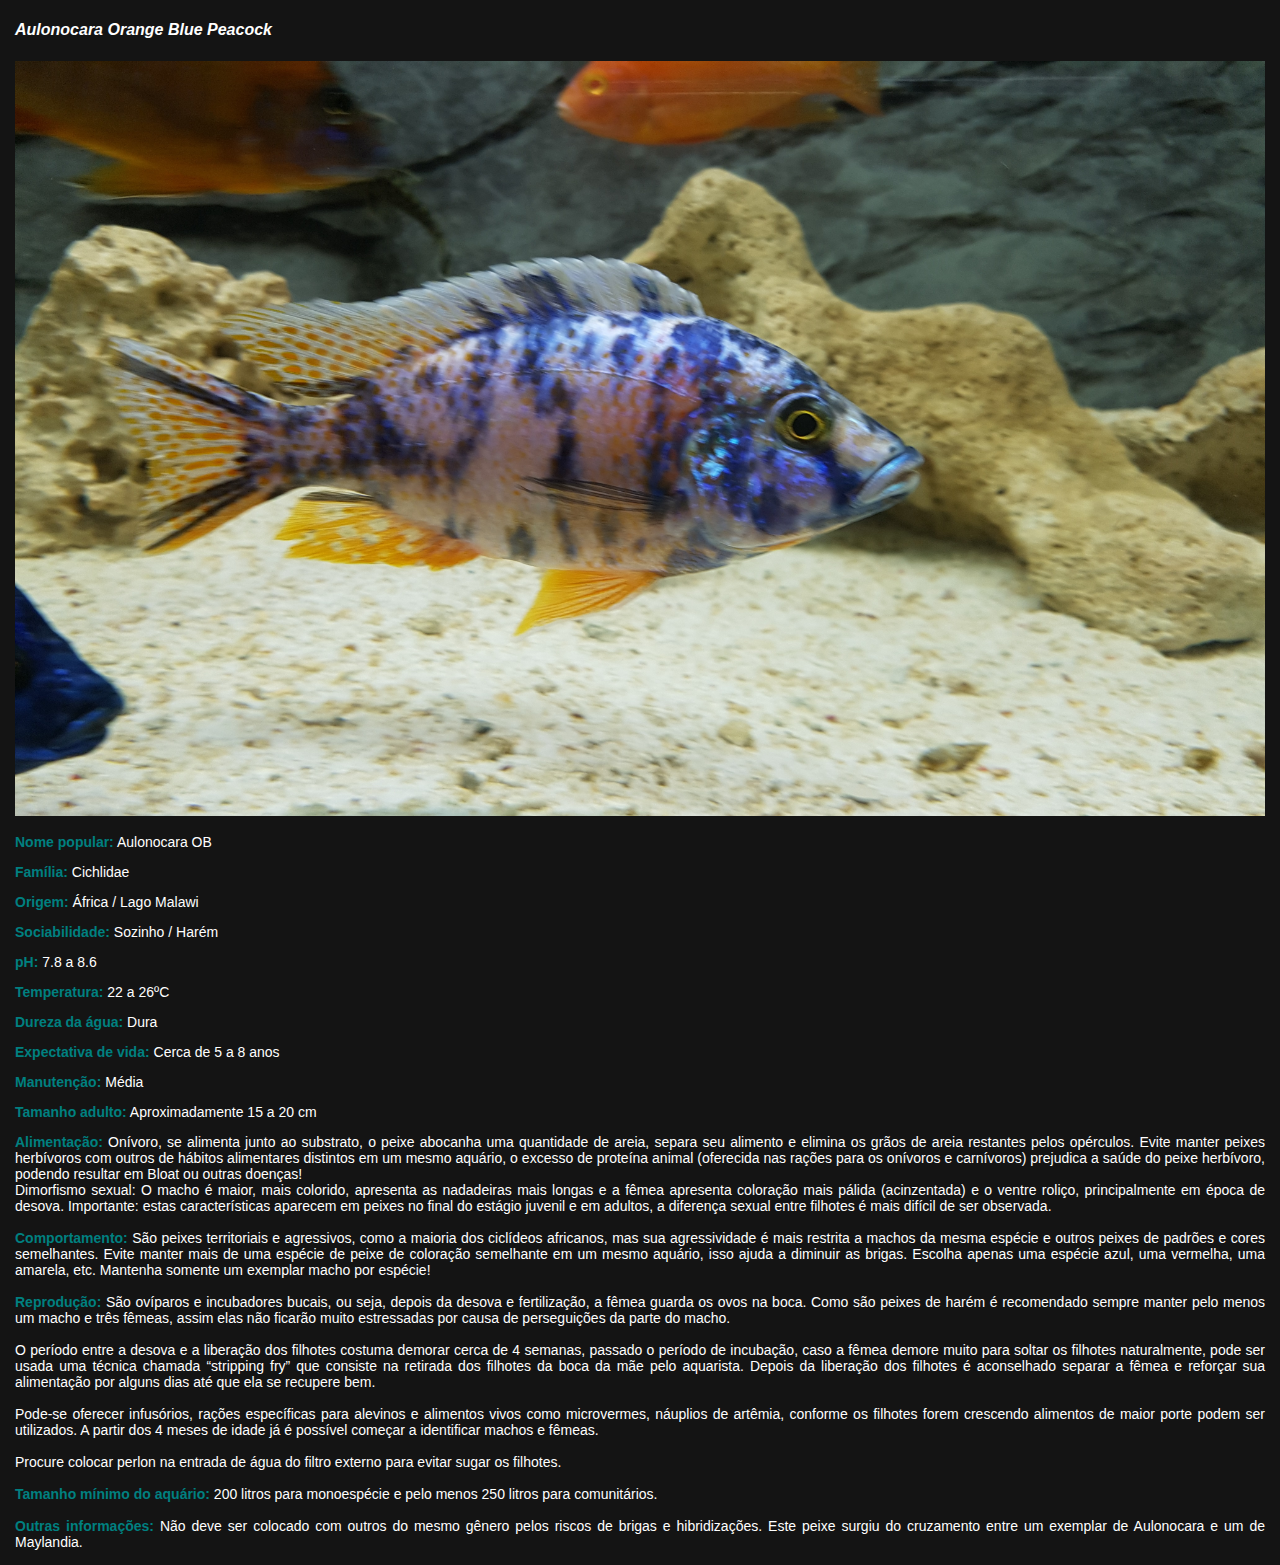
<file: especies/OB.html>
<!DOCTYPE html>
<html lang="en">

<head>
    <meta charset="UTF-8">
    <meta http-equiv="X-UA-Compatible" content="IE=edge">
    <meta name="viewport" content="width=device-width, initial-scale=1.0">
    <link rel="stylesheet" href="../style/especies.css">
    <link rel="stylesheet" href="../style/responsive.css">
    <title>Document</title>
</head>


<body>
    <h4><em>Aulonocara Orange Blue Peacock</em></h4>
    <img class="img_especies" src="../img/fish_8.jpg" alt="" srcset="" sizes="(max-width: 650px) 100vw, 650px" />
    <p> </p>
    <p><strong>Nome popular:</strong> Aulonocara OB</p>
    <p><strong>Família:</strong> Cichlidae</p>
    <p><strong>Origem:</strong> África / Lago Malawi</p>
    <p><strong>Sociabilidade:</strong> Sozinho / Harém</p>
    <p><strong>pH:</strong> 7.8 a 8.6</p>
    <p><strong>Temperatura:</strong> 22 a 26ºC</p>
    <p><strong>Dureza da água:</strong> Dura</p>
    <p><strong>Expectativa de vida:</strong> Cerca de 5 a 8 anos</p>
    <p><strong>Manutenção:</strong> Média</p>
    <p><strong>Tamanho adulto:</strong> Aproximadamente 15 a 20 cm</p>
    <p>
    <strong>Alimentação:</strong>  Onívoro, se alimenta junto ao substrato, o peixe abocanha uma quantidade de areia, separa seu alimento
    e elimina os grãos de areia restantes pelos opérculos. Evite manter peixes herbívoros com outros de hábitos
    alimentares distintos em um mesmo aquário, o excesso de proteína animal (oferecida nas rações para os onívoros e
    carnívoros) prejudica a saúde do peixe herbívoro, podendo resultar em Bloat ou outras doenças!<br />
    Dimorfismo sexual: O macho é maior, mais colorido, apresenta as nadadeiras mais longas e a fêmea apresenta coloração
    mais pálida (acinzentada) e o ventre roliço, principalmente em época de desova. Importante: estas características
    aparecem em peixes no final do estágio juvenil e em adultos, a diferença sexual entre filhotes é mais difícil de ser
    observada.<br />
    <br />
    <strong>Comportamento:</strong>  São peixes territoriais e agressivos, como a maioria dos ciclídeos africanos, mas sua agressividade é
    mais restrita a machos da mesma espécie e outros peixes de padrões e cores semelhantes. Evite manter mais de uma
    espécie de peixe de coloração semelhante em um mesmo aquário, isso ajuda a diminuir as brigas. Escolha apenas uma
    espécie azul, uma vermelha, uma amarela, etc. Mantenha somente um exemplar macho por espécie!<br />
    <br />
    <strong>Reprodução:</strong>  São ovíparos e incubadores bucais, ou seja, depois da desova e fertilização, a fêmea guarda os ovos na
    boca. Como são peixes de harém é recomendado sempre manter pelo menos um macho e três fêmeas, assim elas não ficarão
    muito estressadas por causa de perseguições da parte do macho.<br />
    <br />
    O período entre a desova e a liberação dos filhotes costuma demorar cerca de 4 semanas, passado o período de
    incubação, caso a fêmea demore muito para soltar os filhotes naturalmente, pode ser usada uma técnica chamada
    “stripping fry” que consiste na retirada dos filhotes da boca da mãe pelo aquarista. Depois da liberação dos
    filhotes é aconselhado separar a fêmea e reforçar sua alimentação por alguns dias até que ela se recupere bem.<br />
    <br />
    Pode-se oferecer infusórios, rações específicas para alevinos e alimentos vivos como microvermes, náuplios de
    artêmia, conforme os filhotes forem crescendo alimentos de maior porte podem ser utilizados. A partir dos 4 meses de
    idade já é possível começar a identificar machos e fêmeas.<br />
    <br />
    Procure colocar perlon na entrada de água do filtro externo para evitar sugar os filhotes.<br />
    <br />
    <strong>Tamanho mínimo do aquário:</strong>  200 litros para monoespécie e pelo menos 250 litros para comunitários.<br />
    <br />
    <strong>Outras informações:</strong>  Não deve ser colocado com outros do mesmo gênero pelos riscos de brigas e hibridizações. Este
    peixe surgiu do cruzamento entre um exemplar de Aulonocara e um de Maylandia. </p>
</body>

</html>
</file>
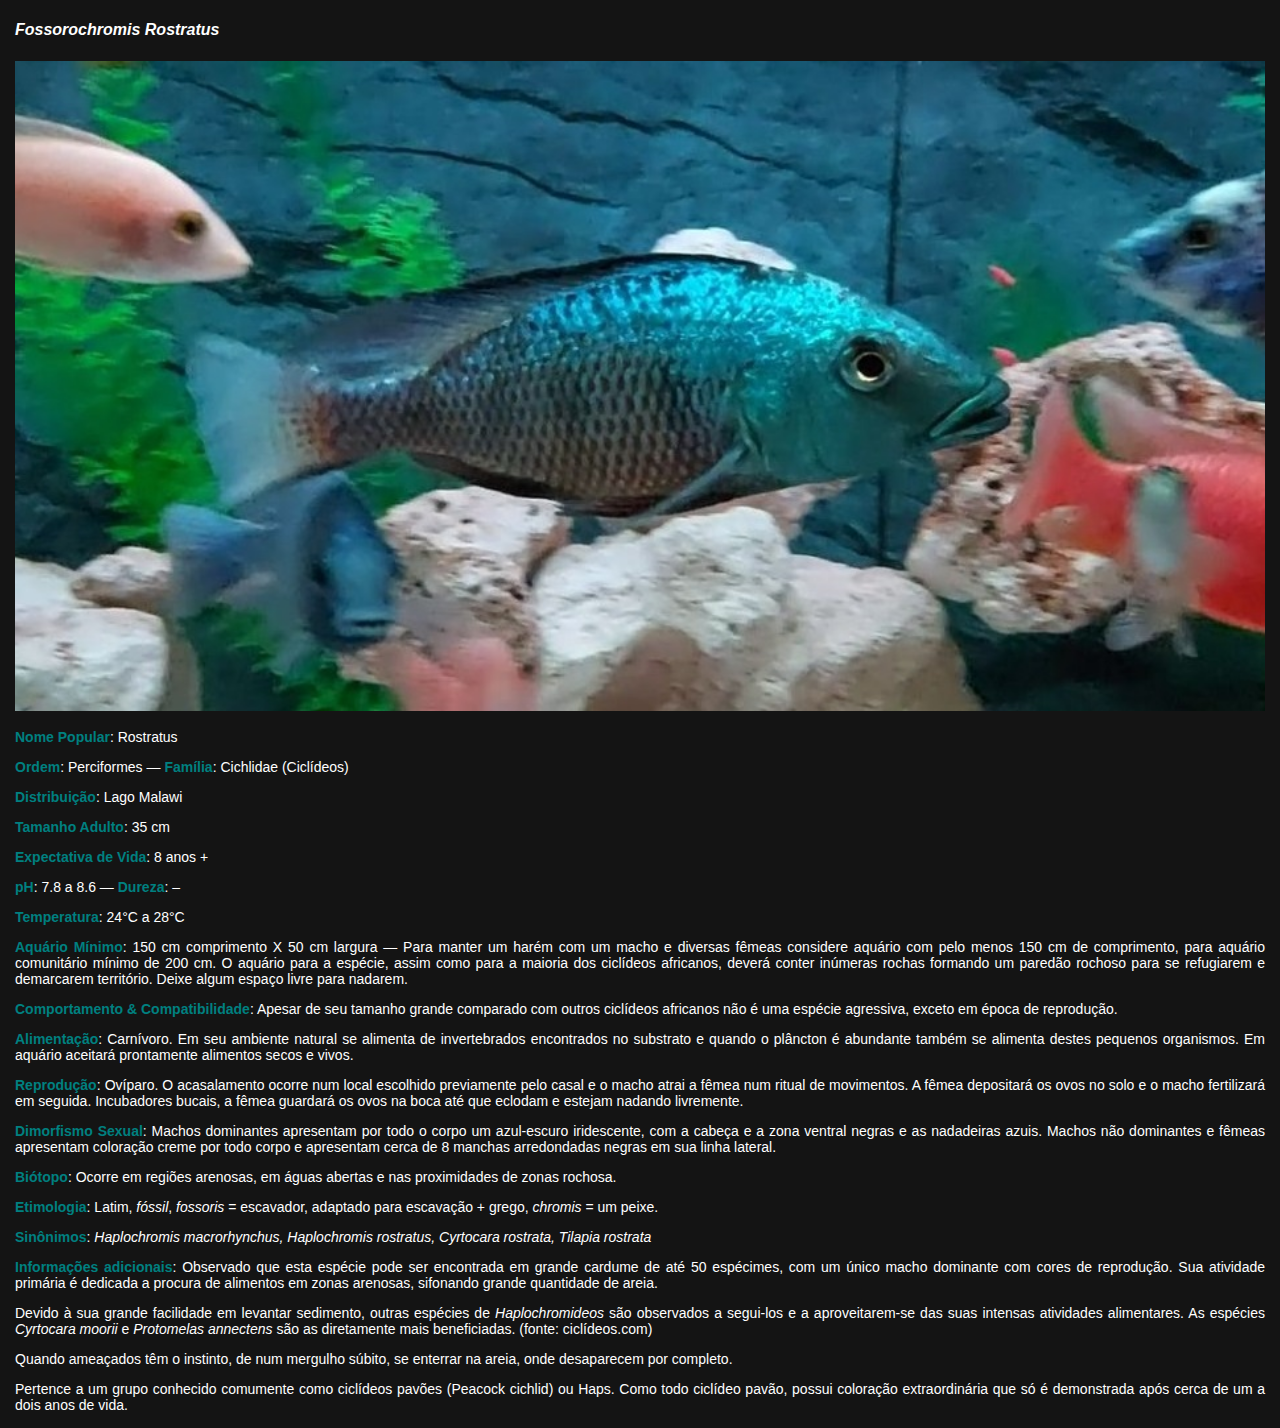
<file: especies/rostratus.html>
<!DOCTYPE html>
<html lang="en">
<head>
    <meta charset="UTF-8">
    <meta http-equiv="X-UA-Compatible" content="IE=edge">
    <meta name="viewport" content="width=device-width, initial-scale=1.0">
    <link rel="stylesheet" href="../style/especies.css">
    <link rel="stylesheet" href="../style/responsive.css">
    <title>Document</title>
</head>


<body>
    <h4><em>Fossorochromis Rostratus</em></h4>
    <img class="img_especies" src="../img/fish_1.jpg" alt="" srcset="" sizes="(max-width: 650px) 100vw, 650px">
    <p><span style="color: #008080;"><strong>Nome Popular</strong></span>: Rostratus</p>
    <p><span style="color: #008080;"><strong>Ordem</strong></span>: Perciformes — <span style="color: #008080;"><strong>Família</strong></span>: Cichlidae (Ciclídeos)</p>
    <p><span style="color: #008080;"><strong>Distribuição</strong></span>: Lago Malawi</p>
    <p><span style="color: #008080;"><strong>Tamanho Adulto</strong></span>: 35 cm</p>
    <p><span style="color: #008080;"><strong>Expectativa de Vida</strong></span>: 8 anos +</p>
    <p><span style="color: #008080;"><strong>pH</strong></span>: 7.8 a 8.6 &#8212; <span style="color: #008080;"><strong>Dureza</strong></span>: &#8211;</p>
    <p><span style="color: #008080;"><strong>Temperatura</strong></span>: 24°C a 28°C</p>
    <p><span style="color: #008080;"><strong>Aquário Mínimo</strong></span>: 150 cm comprimento X 50 cm largura — Para manter um harém com um macho e diversas fêmeas considere aquário com pelo menos 150 cm de comprimento, para aquário comunitário mínimo de 200 cm. O aquário para a espécie, assim como para a maioria dos ciclídeos africanos, deverá conter inúmeras rochas formando um paredão rochoso para se refugiarem e demarcarem território. Deixe algum espaço livre para nadarem.</p>
    <p><strong><span style="color: #008080;">Comportamento &amp; Compatibilidade</span></strong>: Apesar de seu tamanho grande comparado com outros ciclídeos africanos não é uma espécie agressiva, exceto em época de reprodução.</p>
    <p><span style="color: #008080;"><strong>Alimentação</strong></span>: Carnívoro. Em seu ambiente natural se alimenta de invertebrados encontrados no substrato e quando o plâncton é abundante também se alimenta destes pequenos organismos. Em aquário aceitará prontamente alimentos secos e vivos.</p>
    <p><span style="color: #008080;"><strong>Reprodução</strong></span>: Ovíparo. O acasalamento ocorre num local escolhido previamente pelo casal e o macho atrai a fêmea num ritual de movimentos. A fêmea depositará os ovos no solo e o macho fertilizará em seguida. Incubadores bucais, a fêmea guardará os ovos na boca até que eclodam e estejam nadando livremente.</p>
    <p><span style="color: #008080;"><strong>Dimorfismo Sexual</strong></span>: Machos dominantes apresentam por todo o corpo um azul-escuro iridescente, com a cabeça e a zona ventral negras e as nadadeiras azuis. Machos não dominantes e fêmeas apresentam coloração creme por todo corpo e apresentam cerca de 8 manchas arredondadas negras em sua linha lateral.</p>
    <p><span style="color: #008080;"><strong>Biótopo</strong></span>: Ocorre em regiões arenosas, em águas abertas e nas proximidades de zonas rochosa.</p>
    <p><span style="color: #008080;"><strong>Etimologia</strong></span>: Latim, <em>fóssil</em>, <em>fossoris</em> = escavador, adaptado para escavação + grego, <em>chromis</em> = um peixe.</p>
    <p><span style="color: #008080;"><strong>Sinônimos</strong></span>: <em>Haplochromis macrorhynchus, Haplochromis rostratus, Cyrtocara rostrata, Tilapia rostrata</em></p>
    <p><span style="color: #008080;"><strong>Informações adicionais</strong></span>: Observado que esta espécie pode ser encontrada em grande cardume de até 50 espécimes, com um único macho dominante com cores de reprodução. Sua atividade primária é dedicada a procura de alimentos em zonas arenosas, sifonando grande quantidade de areia.</p>
    <p>Devido à sua grande facilidade em levantar sedimento, outras espécies de <em>Haplochromideos</em> são observados a segui-los e a aproveitarem-se das suas intensas atividades alimentares. As espécies <em>Cyrtocara moorii</em> e <em>Protomelas annectens</em> são as diretamente mais beneficiadas. (fonte: ciclídeos.com)</p>
    <p>Quando ameaçados têm o instinto, de num mergulho súbito, se enterrar na areia, onde desaparecem por completo.</p>
    <p>Pertence a um grupo conhecido comumente como ciclídeos pavões (Peacock cichlid) ou Haps. Como todo ciclídeo pavão, possui coloração extraordinária que só é demonstrada após cerca de um a dois anos de vida.</p>
</body>
</html>
</file>
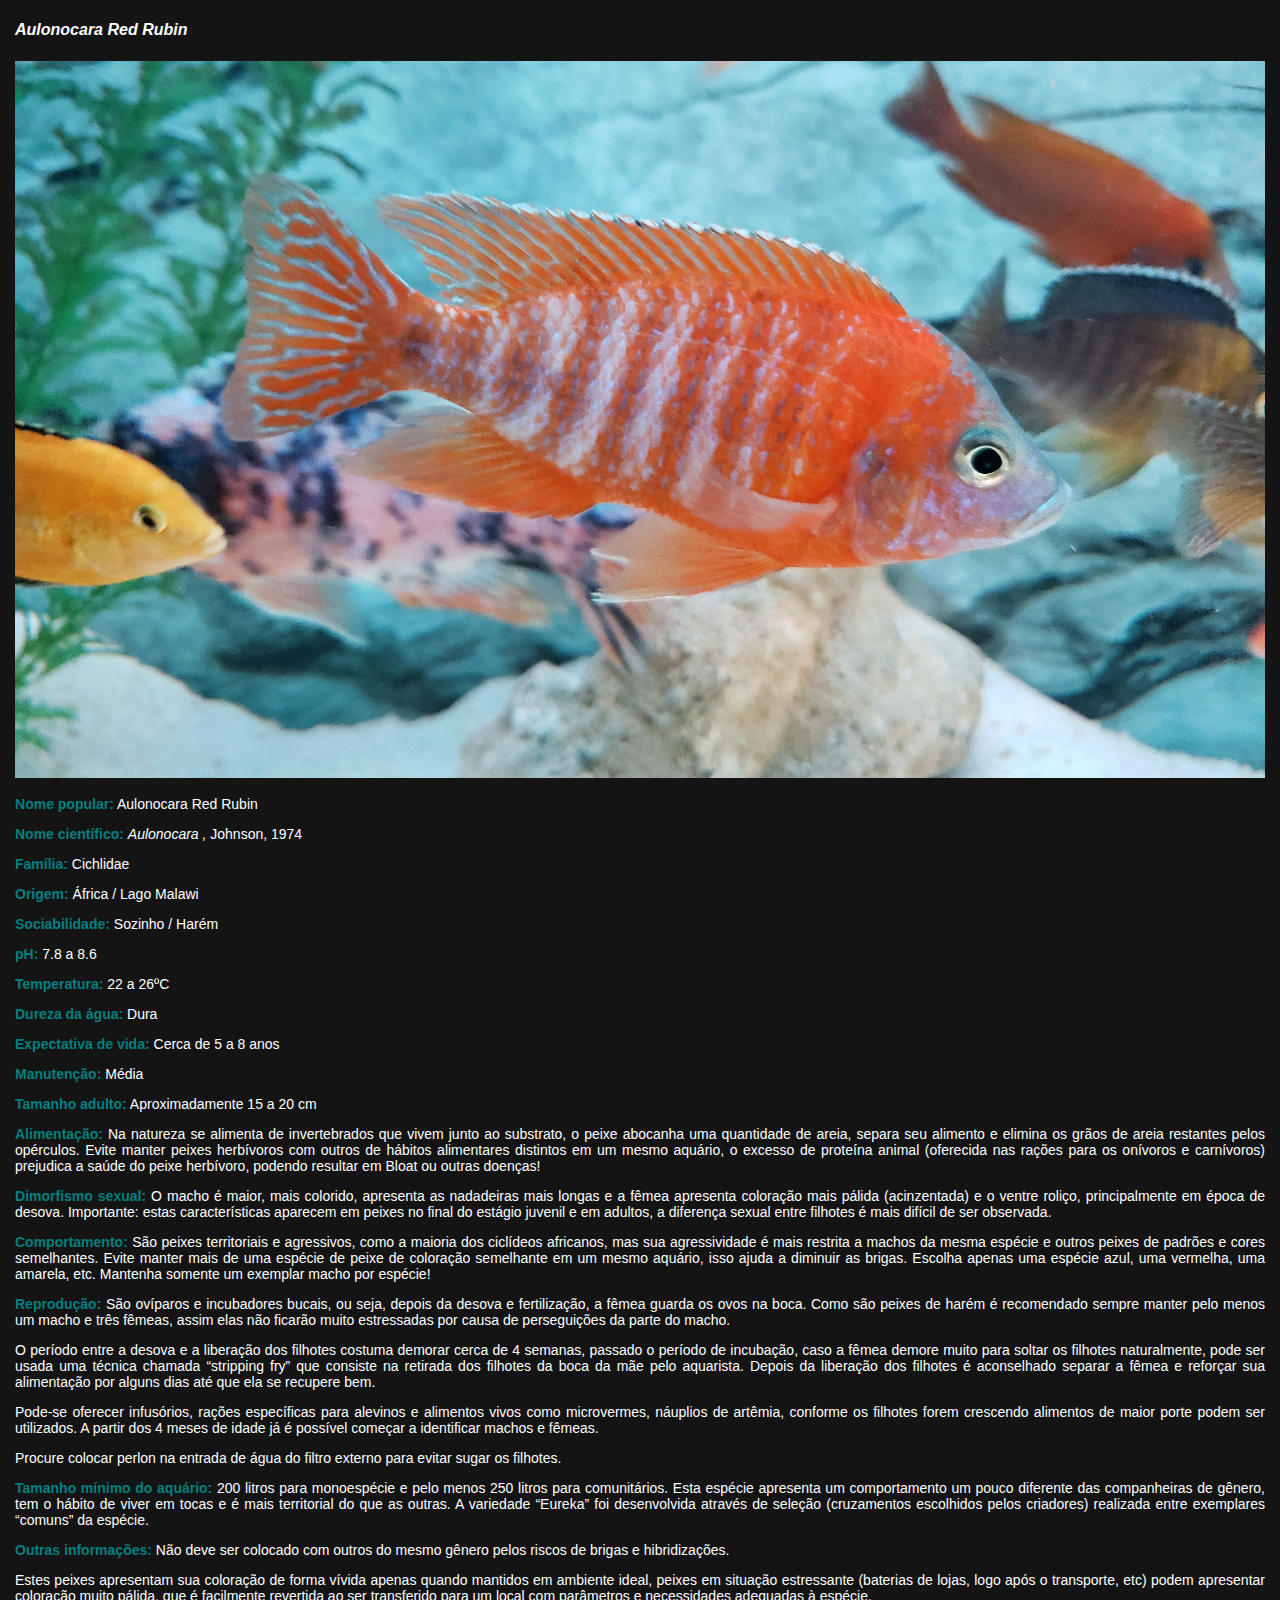
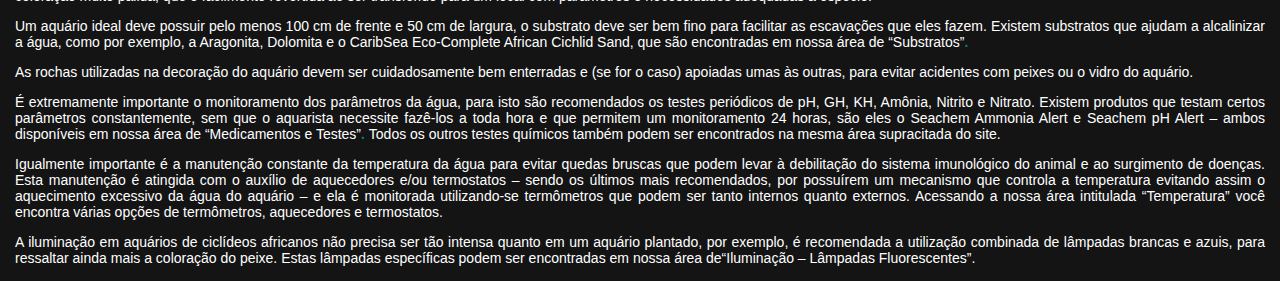
<file: especies/Rubin.html>
<!DOCTYPE html>
<html lang="en">

<head>
    <meta charset="UTF-8">
    <meta http-equiv="X-UA-Compatible" content="IE=edge">
    <meta name="viewport" content="width=device-width, initial-scale=1.0">
    <link rel="stylesheet" href="../style/especies.css">
    <link rel="stylesheet" href="../style/responsive.css">
    <title>Document</title>
</head>


<body>
    <h4><em>Aulonocara Red Rubin</em></h4>
    <img class="img_especies" src="../img/fish_10.jpg" alt="" srcset="" sizes="(max-width: 650px) 100vw, 650px" />
    <p> </p>
    <p><strong>N</strong><strong>ome</strong><strong> popular:</strong> Aulonocara Red Rubin</p>
    <p><strong>Nome científico:</strong> <em>Aulonocara ,</em> Johnson, 1974</p>
    <p><strong>Família:</strong> Cichlidae</p>
    <p><strong>Origem:</strong> África / Lago Malawi</p>
    <p><strong>Sociabilidade:</strong> Sozinho / Harém</p>
    <p><strong>pH:</strong> 7.8 a 8.6</p>
    <p><strong>Temperatura:</strong> 22 a 26ºC</p>
    <p><strong>Dureza da água:</strong> Dura</p>
    <p><strong>Expectativa de vida:</strong> Cerca de 5 a 8 anos</p>
    <p><strong>Manutenção:</strong> Média</p>
    <p><strong>Tamanho adulto:</strong> Aproximadamente 15 a 20 cm</p>
    <p><strong>Alimentação:</strong> Na natureza se alimenta de invertebrados que vivem junto ao substrato, o peixe
        abocanha uma quantidade de areia, separa seu alimento e elimina os grãos de areia restantes pelos opérculos.
        Evite manter peixes herbívoros com outros de hábitos alimentares distintos em um mesmo aquário, o excesso de
        proteína animal (oferecida nas rações para os onívoros e carnívoros) prejudica a saúde do peixe herbívoro,
        podendo resultar em Bloat ou outras doenças!</p>
    <p><strong>D</strong><strong>imorfismo sexual:</strong> O macho é maior, mais colorido, apresenta as nadadeiras mais
        longas e a fêmea apresenta coloração mais pálida (acinzentada) e o ventre roliço, principalmente em época de
        desova. Importante: estas características aparecem em peixes no final do estágio juvenil e em adultos, a
        diferença sexual entre filhotes é mais difícil de ser observada.</p>
    <p><strong>Comportamento</strong><strong>:</strong> São peixes territoriais e agressivos, como a maioria dos
        ciclídeos africanos, mas sua agressividade é mais restrita a machos da mesma espécie e outros peixes de padrões
        e cores semelhantes. Evite manter mais de uma espécie de peixe de coloração semelhante em um mesmo aquário, isso
        ajuda a diminuir as brigas. Escolha apenas uma espécie azul, uma vermelha, uma amarela, etc. Mantenha somente um
        exemplar macho por espécie!</p>
    <p><strong>Reprodução: </strong>São ovíparos e incubadores bucais, ou seja, depois da desova e fertilização, a fêmea
        guarda os ovos na boca. Como são peixes de harém é recomendado sempre manter pelo menos um macho e três fêmeas,
        assim elas não ficarão muito estressadas por causa de perseguições da parte do macho.</p>
    <p>O período entre a desova e a liberação dos filhotes costuma demorar cerca de 4 semanas, passado o período de
        incubação, caso a fêmea demore muito para soltar os filhotes naturalmente, pode ser usada uma técnica chamada
        “stripping fry” que consiste na retirada dos filhotes da boca da mãe pelo aquarista. Depois da liberação dos
        filhotes é aconselhado separar a fêmea e reforçar sua alimentação por alguns dias até que ela se recupere bem.
    </p>
    <p>Pode-se oferecer infusórios, rações específicas para alevinos e alimentos vivos como microvermes, náuplios de
        artêmia, conforme os filhotes forem crescendo alimentos de maior porte podem ser utilizados. A partir dos 4
        meses de idade já é possível começar a identificar machos e fêmeas.</p>
    <p>Procure colocar perlon na entrada de água do filtro externo para evitar sugar os filhotes.</p>
    <p><strong>Tamanho mínimo do aquário:</strong> 200 litros para monoespécie e pelo menos 250 litros para
        comunitários. Esta espécie apresenta um comportamento um pouco diferente das companheiras de gênero, tem o
        hábito de viver em tocas e é mais territorial do que as outras. A variedade “Eureka” foi desenvolvida através de
        seleção (cruzamentos escolhidos pelos criadores) realizada entre exemplares “comuns” da espécie.</p>
    <p><strong>Outras informações:</strong> Não deve ser colocado com outros do mesmo<em> </em>gênero<em> </em>pelos
        riscos de brigas e hibridizações.</p>
    <p>Estes peixes apresentam sua coloração de forma vívida apenas quando mantidos em ambiente ideal, peixes em
            situação estressante (baterias de lojas, logo após o transporte, etc) podem apresentar coloração muito
            pálida, que é facilmente revertida ao ser transferido para um local com parâmetros e necessidades adequadas
            à espécie.</p>
    <p>Um aquário ideal deve possuir pelo menos 100 cm de frente e 50 cm de largura, o substrato deve ser bem fino para
        facilitar as escavações que eles fazem. Existem substratos que ajudam a alcalinizar a água, como por exemplo, a
        Aragonita, Dolomita e o CaribSea Eco-Complete African Cichlid Sand, que são encontradas em nossa área de
        “Substratos”<strong>.</strong></p>
    <p>As rochas utilizadas na decoração do aquário devem ser cuidadosamente bem enterradas e (se for o caso) apoiadas
        umas às outras, para evitar acidentes com peixes ou o vidro do aquário.</p>
    <p>É extremamente importante o monitoramento dos parâmetros da água, para isto são recomendados os testes periódicos
        de pH, GH, KH, Amônia, Nitrito e Nitrato. Existem produtos que testam certos parâmetros constantemente, sem que
        o aquarista necessite fazê-los a toda hora e que permitem um monitoramento 24 horas, são eles o Seachem Ammonia
        Alert e Seachem pH Alert – ambos disponíveis em nossa área de “Medicamentos e Testes”<strong>. </strong>Todos os
        outros testes químicos também podem ser encontrados na mesma área supracitada do site.</p>
    <p>Igualmente importante é a manutenção constante da temperatura da água para evitar quedas bruscas que podem levar
        à debilitação do sistema imunológico do animal e ao surgimento de doenças. Esta manutenção é atingida com o
        auxílio de aquecedores e/ou termostatos – sendo os últimos mais recomendados, por possuírem um mecanismo que
        controla a temperatura evitando assim o aquecimento excessivo da água do aquário – e ela é monitorada
        utilizando-se termômetros que podem ser tanto internos quanto externos. Acessando a nossa área intitulada
        “Temperatura” você encontra várias opções de termômetros, aquecedores e termostatos.</p>
    <p>A iluminação em aquários de ciclídeos africanos não precisa ser tão intensa quanto em um aquário plantado, por
        exemplo, é recomendada a utilização combinada de lâmpadas brancas e azuis, para ressaltar ainda mais a coloração
        do peixe. Estas lâmpadas específicas podem ser encontradas em nossa área de“Iluminação – Lâmpadas
        Fluorescentes”.</p>
    <p></p>
</body>

</html>
</file>
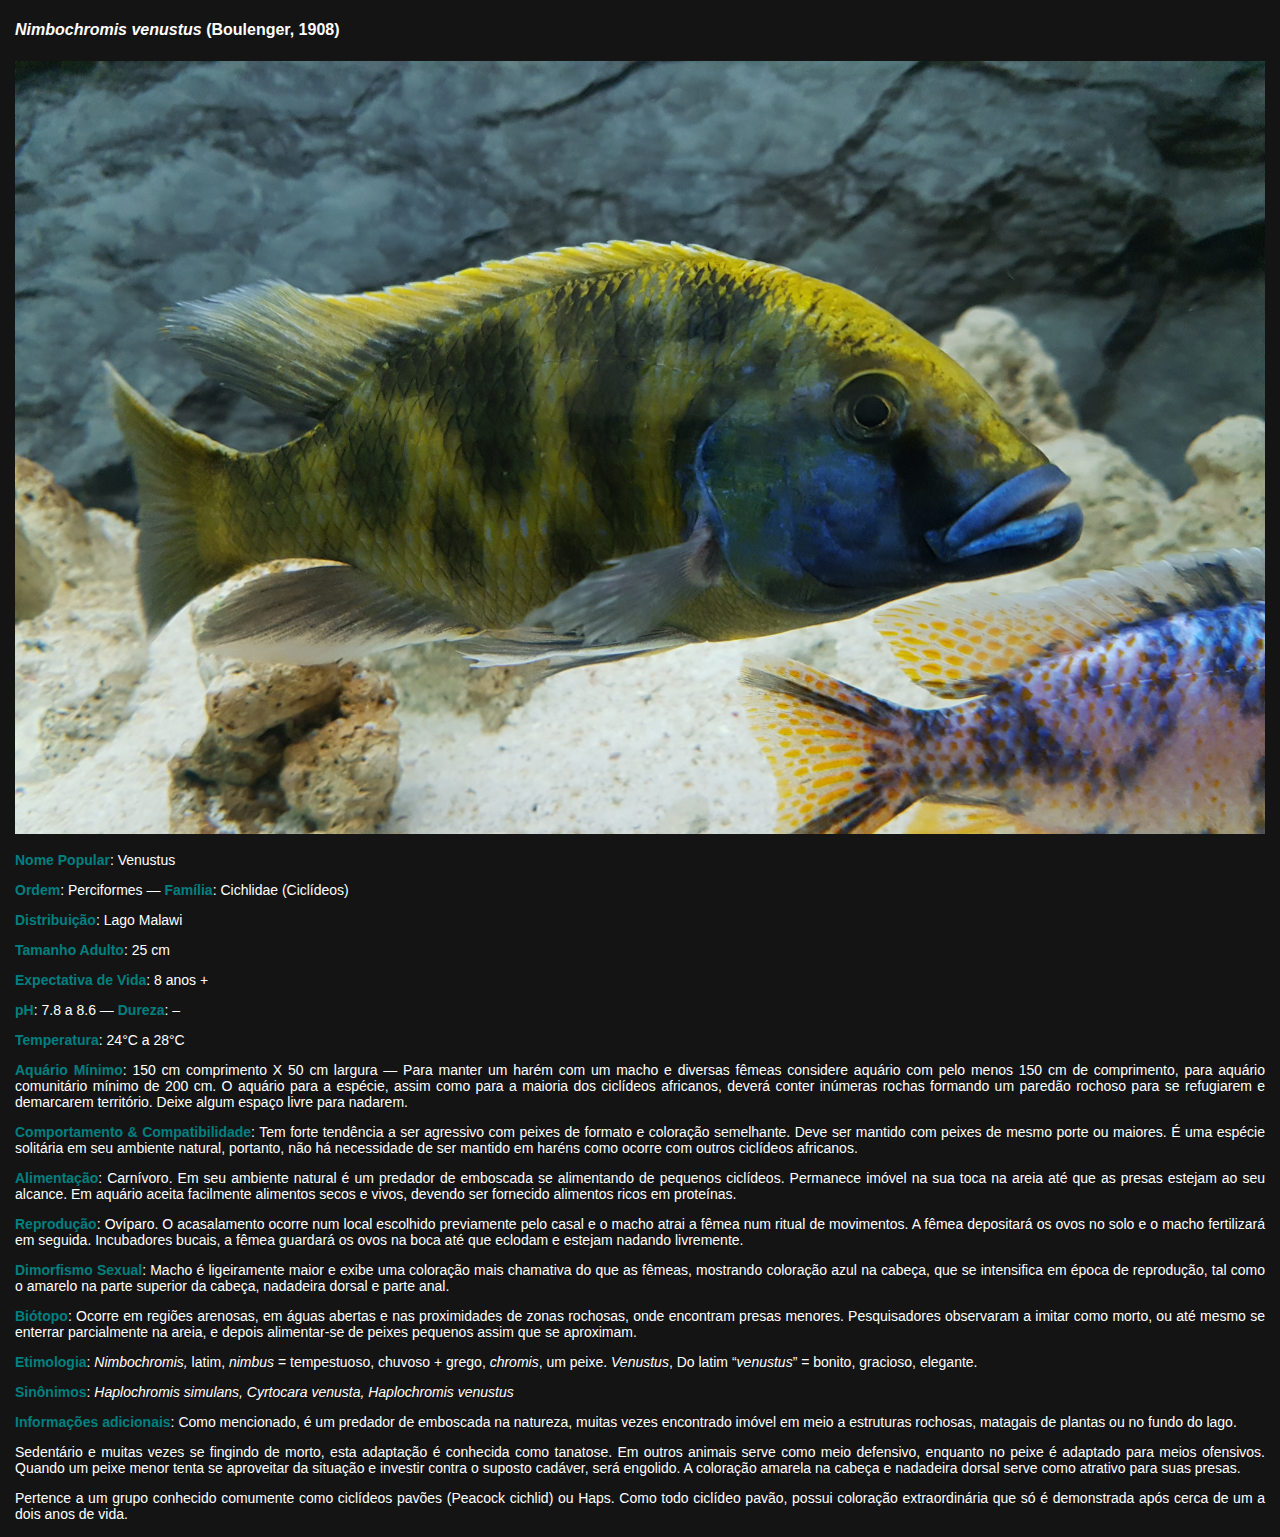
<file: especies/Venustus.html>
<!DOCTYPE html>
<html lang="en">
<head>
    <meta charset="UTF-8">
    <meta http-equiv="X-UA-Compatible" content="IE=edge">
    <meta name="viewport" content="width=device-width, initial-scale=1.0">
    <link rel="stylesheet" href="../style/especies.css">
    <link rel="stylesheet" href="../style/responsive.css">
    <title>Document</title>
</head>


<body>
    <h4><em>Nimbochromis venustus</em> (Boulenger, 1908)</h4>
    <img class="img_especies" src="../img/fish_5.jpg" alt="" srcset="" sizes="(max-width: 650px) 100vw, 650px">
    <p><span style="color: #008080;"><strong>Nome Popular</strong></span>: Venustus</p>
    <p><span style="color: #008080;"><strong>Ordem</strong></span>: Perciformes — <span style="color: #008080;"><strong>Família</strong></span>: Cichlidae (Ciclídeos)</p>
    <p><span style="color: #008080;"><strong>Distribuição</strong></span>: Lago Malawi</p>
    <p><span style="color: #008080;"><strong>Tamanho Adulto</strong></span>: 25 cm</p>
    <p><span style="color: #008080;"><strong>Expectativa de Vida</strong></span>: 8 anos +</p>
    <p><span style="color: #008080;"><strong>pH</strong></span>: 7.8 a 8.6 &#8212; <span style="color: #008080;"><strong>Dureza</strong></span>: &#8211;</p>
    <p><span style="color: #008080;"><strong>Temperatura</strong></span>: 24°C a 28°C</p>
    <p><span style="color: #008080;"><strong>Aquário Mínimo</strong></span>: 150 cm comprimento X 50 cm largura — Para manter um harém com um macho e diversas fêmeas considere aquário com pelo menos 150 cm de comprimento, para aquário comunitário mínimo de 200 cm. O aquário para a espécie, assim como para a maioria dos ciclídeos africanos, deverá conter inúmeras rochas formando um paredão rochoso para se refugiarem e demarcarem território. Deixe algum espaço livre para nadarem.</p>
    <p><strong><span style="color: #008080;">Comportamento &amp; Compatibilidade</span></strong>: Tem forte tendência a ser agressivo com peixes de formato e coloração semelhante. Deve ser mantido com peixes de mesmo porte ou maiores. É uma espécie solitária em seu ambiente natural, portanto, não há necessidade de ser mantido em haréns como ocorre com outros ciclídeos africanos.</p>
    <p><span style="color: #008080;"><strong>Alimentação</strong></span>: Carnívoro. Em seu ambiente natural é um predador de emboscada se alimentando de pequenos ciclídeos. P<span class="whites">ermanece imóvel na sua toca na areia até que as presas estejam ao seu alcance. Em aquário aceita facilmente alimentos secos e vivos, devendo ser fornecido alimentos ricos em proteínas.</span></p>
    <p><span style="color: #008080;"><strong>Reprodução</strong></span>: Ovíparo. O acasalamento ocorre num local escolhido previamente pelo casal e o macho atrai a fêmea num ritual de movimentos. A fêmea depositará os ovos no solo e o macho fertilizará em seguida. Incubadores bucais, a fêmea guardará os ovos na boca até que eclodam e estejam nadando livremente.</p>
    <p><span style="color: #008080;"><strong>Dimorfismo Sexual</strong></span>: Macho é ligeiramente maior e exibe uma coloração mais chamativa do que as fêmeas, mostrando coloração azul na cabeça, que se intensifica em época de reprodução, tal como o amarelo na parte superior da cabeça, nadadeira dorsal e parte anal.</p>
    <p><span style="color: #008080;"><strong>Biótopo</strong></span>: Ocorre em regiões arenosas, em águas abertas e nas proximidades de zonas rochosas, onde encontram presas menores. Pesquisadores observaram a imitar como morto, ou até mesmo se enterrar parcialmente na areia, e depois alimentar-se de peixes pequenos assim que se aproximam.</p>
    <p><span style="color: #008080;"><strong>Etimologia</strong></span>: <em>Nimbochromis,</em> latim, <em>nimbus</em> = tempestuoso, chuvoso + grego, <em>chromis</em>, um peixe. <em>Venustus</em>, Do latim &#8220;<em>venustus</em>&#8221; = bonito, gracioso, elegante.</p>
    <p><span style="color: #008080;"><strong>Sinônimos</strong></span>: <em>Haplochromis simulans, Cyrtocara venusta, Haplochromis venustus</em></p>
    <p><span style="color: #008080;"><strong>Informações adicionais</strong></span>: Como mencionado, é um predador de emboscada na natureza, muitas vezes encontrado imóvel em meio a estruturas rochosas, matagais de plantas ou no fundo do lago.</p>
    <p>Sedentário e muitas vezes se fingindo de morto, esta adaptação é conhecida como tanatose. Em outros animais serve como meio defensivo, enquanto no peixe é adaptado para meios ofensivos. Quando um peixe menor tenta se aproveitar da situação e investir contra o suposto cadáver, será engolido. A coloração amarela na cabeça e nadadeira dorsal serve como atrativo para suas presas.</p>
    <p>Pertence a um grupo conhecido comumente como ciclídeos pavões (Peacock cichlid) ou Haps. Como todo ciclídeo pavão, possui coloração extraordinária que só é demonstrada após cerca de um a dois anos de vida.</p>    
</body>
</html>
</file>
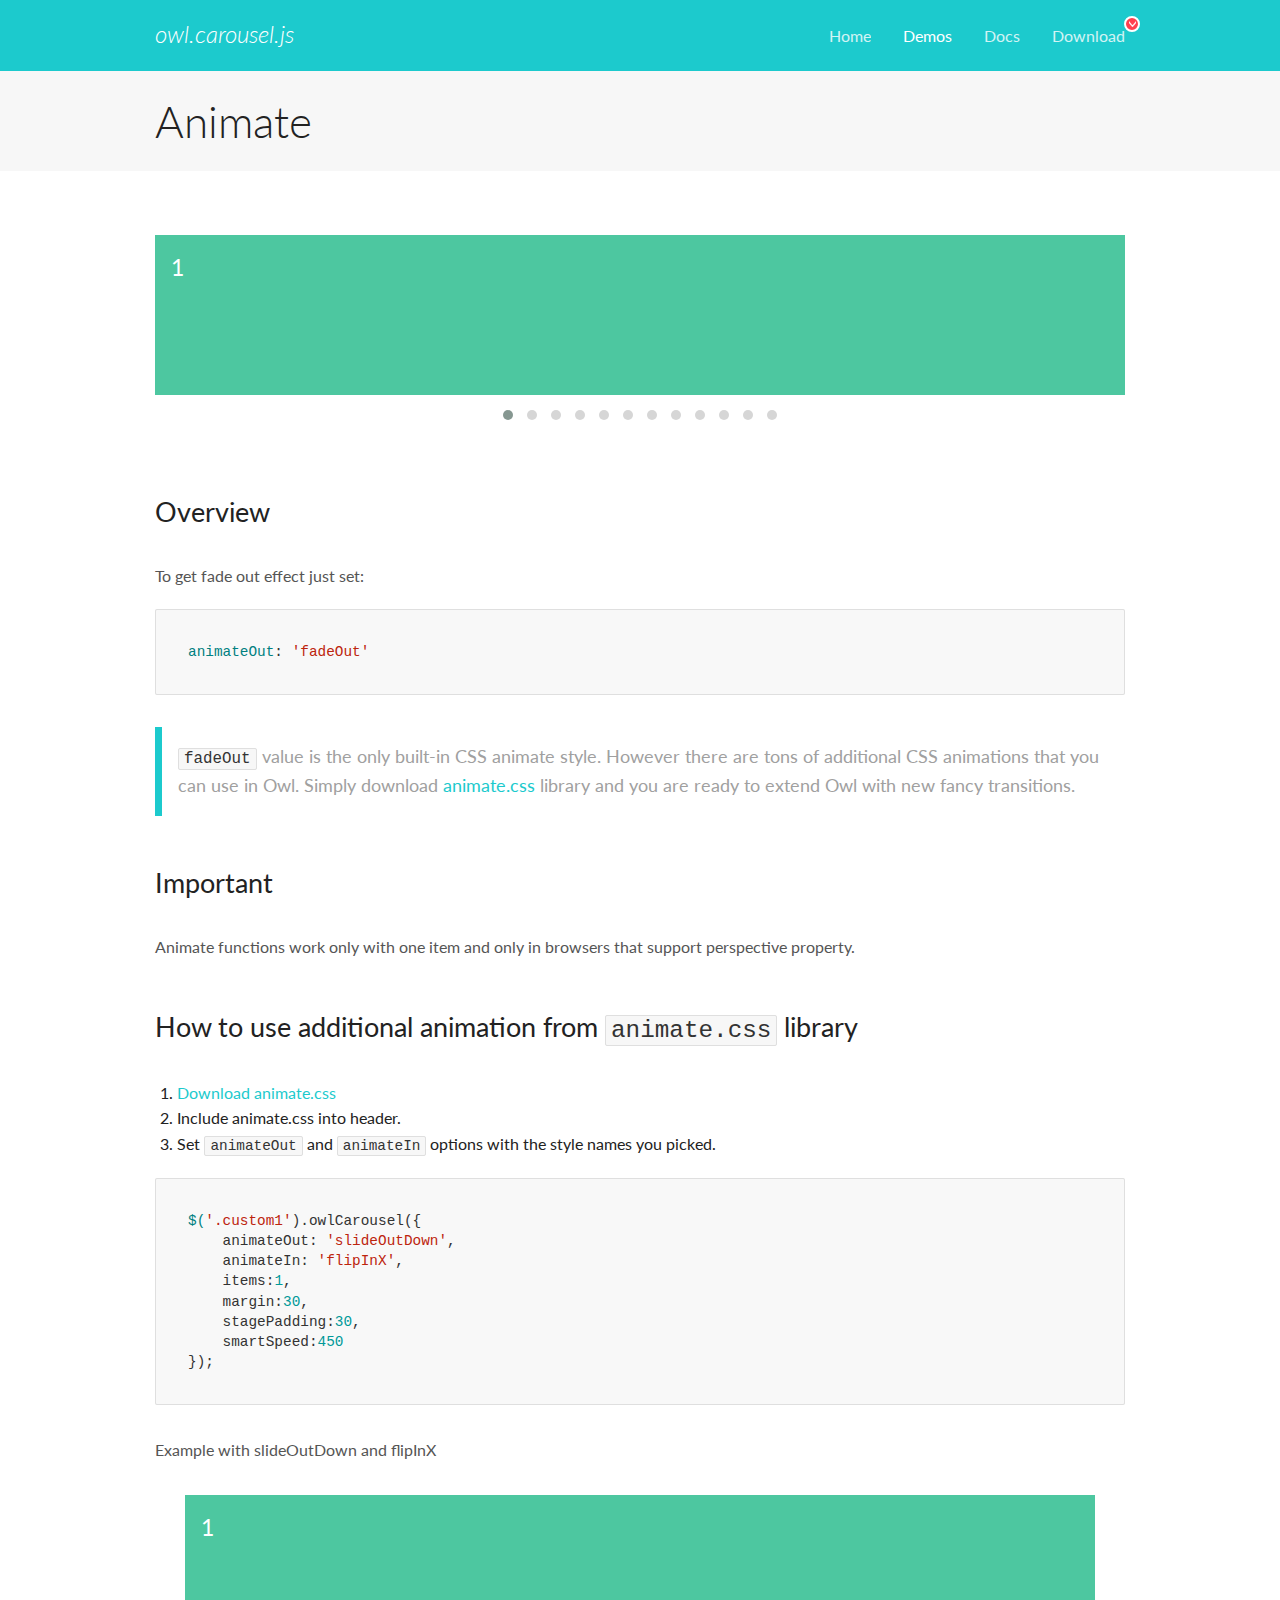
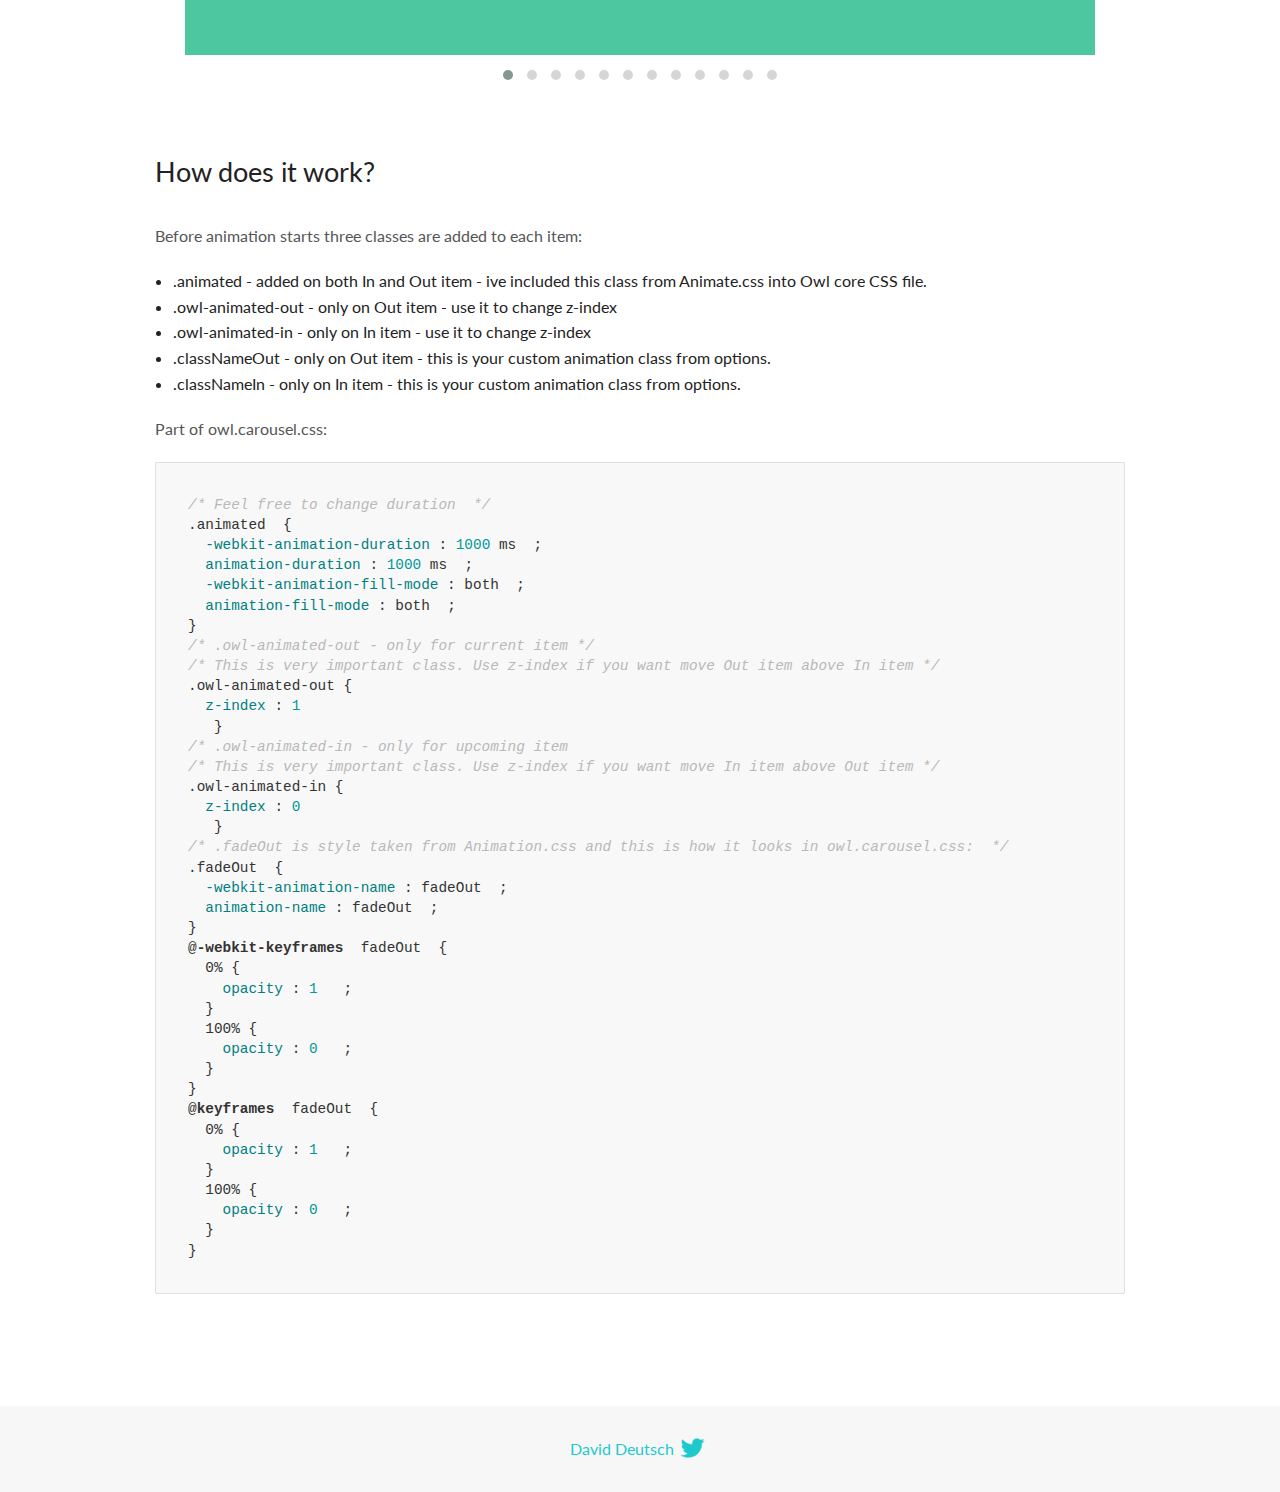
<file: OwlCarousel2-2.3.4/docs/demos/animate.html>
<!DOCTYPE html>
<html lang="en">
  <head>

    <!-- head -->
    <meta charset="utf-8">
    <meta name="msapplication-tap-highlight" content="no" />
    <meta name="viewport" content="width=device-width, initial-scale=1.0" />
    <meta name="description" content="Animate carousel">
    <meta name="author" content="David Deutsch">
    <title>
      Animate Demo | Owl Carousel | 2.3.4
    </title>

    <!-- Stylesheets -->
    <link href='https://fonts.googleapis.com/css?family=Lato:300,400,700,400italic,300italic' rel='stylesheet' type='text/css'>
    <link rel="stylesheet" href="../assets/css/docs.theme.min.css">

    <!-- Owl Stylesheets -->
    <link rel="stylesheet" href="../assets/owlcarousel/assets/owl.carousel.min.css">
    <link rel="stylesheet" href="../assets/owlcarousel/assets/owl.theme.default.min.css">

    <!-- HTML5 shim and Respond.js IE8 support of HTML5 elements and media queries -->

    <!--[if lt IE 9]>
      <script src="https://oss.maxcdn.com/libs/html5shiv/3.7.0/html5shiv.js"></script>
      <script src="https://oss.maxcdn.com/libs/respond.js/1.3.0/respond.min.js"></script>
    <![endif]-->

    <!-- Favicons -->
    <link rel="apple-touch-icon-precomposed" sizes="144x144" href="../assets/ico/apple-touch-icon-144-precomposed.png">
    <link rel="shortcut icon" href="../assets/ico/favicon.png">
    <link rel="shortcut icon" href="favicon.ico">

    <!-- Yeah i know js should not be in header. Its required for demos.-->

    <!-- javascript -->
    <script src="../assets/vendors/jquery.min.js"></script>
    <script src="../assets/owlcarousel/owl.carousel.js"></script>
  </head>
  <body>

    <!-- header -->
    <header class="header">
      <div class="row">
        <div class="large-12 columns">
          <div class="brand left">
            <h3>
              <a href="/OwlCarousel2/">owl.carousel.js</a> 
            </h3>
          </div>
          <a id="toggle-nav" class="right">
            <span></span> <span></span> <span></span> 
          </a> 
          <div class="nav-bar">
            <ul class="clearfix">
              <li> <a href="/OwlCarousel2/index.html">Home</a>  </li>
              <li class="active">
                <a href="/OwlCarousel2/demos/demos.html">Demos</a> 
              </li>
              <li> <a href="/OwlCarousel2/docs/started-welcome.html">Docs</a>  </li>
              <li>
                <a href="https://github.com/OwlCarousel2/OwlCarousel2/archive/2.3.4.zip">Download</a> 
                <span class="download"></span> 
              </li>
            </ul>
          </div>
        </div>
      </div>
    </header>

    <!-- title -->
    <section class="title">
      <div class="row">
        <div class="large-12 columns">
          <h1>Animate</h1>
        </div>
      </div>
    </section>

    <!--  Demos -->
    <section id="demos">
      <div class="row">
        <div class="large-12 columns">
          <div class="fadeOut owl-carousel owl-theme">
            <div class="item">
              <h4>1</h4>
            </div>
            <div class="item">
              <h4>2</h4>
            </div>
            <div class="item">
              <h4>3</h4>
            </div>
            <div class="item">
              <h4>4</h4>
            </div>
            <div class="item">
              <h4>5</h4>
            </div>
            <div class="item">
              <h4>6</h4>
            </div>
            <div class="item">
              <h4>7</h4>
            </div>
            <div class="item">
              <h4>8</h4>
            </div>
            <div class="item">
              <h4>9</h4>
            </div>
            <div class="item">
              <h4>10</h4>
            </div>
            <div class="item">
              <h4>11</h4>
            </div>
            <div class="item">
              <h4>12</h4>
            </div>
          </div>
          <h3 id="overview">Overview</h3>
          <p>To get fade out effect just set:</p>
          <pre><code>animateOut: &#39;fadeOut&#39;</code></pre>
          <blockquote>
            <p><code>fadeOut</code> value is the only built-in CSS animate style. However there are tons of additional CSS animations that you can use in Owl. Simply download
              <a href="https://daneden.github.io/animate.css/">animate.css</a>  library and you are ready to extend Owl with new fancy transitions.</p>
          </blockquote>
          <h3 id="important">Important</h3>
          <p>Animate functions work only with one item and only in browsers that support perspective property.</p>
          <h3 id="how-to-use-additional-animation-from-animate-css-library">How to use additional animation from <code>animate.css</code> library</h3>
          <ol>
            <li> <a href="https://daneden.github.io/animate.css/">Download animate.css</a>  </li>
            <li>Include animate.css into header.</li>
            <li>Set <code>animateOut</code> and <code>animateIn</code> options with the style names you picked.</li>
          </ol>
          <pre><code>$(&#39;.custom1&#39;).owlCarousel({
    animateOut: &#39;slideOutDown&#39;,
    animateIn: &#39;flipInX&#39;,
    items:1,
    margin:30,
    stagePadding:30,
    smartSpeed:450
});</code></pre>
          <p>Example with slideOutDown and flipInX</p>
          <div class="custom1 owl-carousel owl-theme">
            <div class="item">
              <h4>1</h4>
            </div>
            <div class="item">
              <h4>2</h4>
            </div>
            <div class="item">
              <h4>3</h4>
            </div>
            <div class="item">
              <h4>4</h4>
            </div>
            <div class="item">
              <h4>5</h4>
            </div>
            <div class="item">
              <h4>6</h4>
            </div>
            <div class="item">
              <h4>7</h4>
            </div>
            <div class="item">
              <h4>8</h4>
            </div>
            <div class="item">
              <h4>9</h4>
            </div>
            <div class="item">
              <h4>10</h4>
            </div>
            <div class="item">
              <h4>11</h4>
            </div>
            <div class="item">
              <h4>12</h4>
            </div>
          </div>
          <h3 id="how-does-it-work-">How does it work?</h3>
          <p>Before animation starts three classes are added to each item:</p>
          <ul>
            <li>.animated - added on both In and Out item - ive included this class from Animate.css into Owl core CSS file.</li>
            <li>.owl-animated-out - only on Out item - use it to change z-index</li>
            <li>.owl-animated-in - only on In item - use it to change z-index</li>
            <li>.classNameOut - only on Out item - this is your custom animation class from options.</li>
            <li>.classNameIn - only on In item - this is your custom animation class from options.</li>
          </ul>
          <p>Part of owl.carousel.css:</p>
          <pre><code class="language-css"><span class="comment">/* Feel free to change duration  */</span> 
<span class="class">.animated</span>  <span class="rules">{
  <span class="rule"><span class="attribute">-webkit-animation-duration</span> :<span class="value"> <span class="number">1000</span> ms</span> </span> ;
  <span class="rule"><span class="attribute">animation-duration</span> :<span class="value"> <span class="number">1000</span> ms</span> </span> ;
  <span class="rule"><span class="attribute">-webkit-animation-fill-mode</span> :<span class="value"> both</span> </span> ;
  <span class="rule"><span class="attribute">animation-fill-mode</span> :<span class="value"> both</span> </span> ;
<span class="rule">}</span> </span> 
<span class="comment">/* .owl-animated-out - only for current item */</span> 
<span class="comment">/* This is very important class. Use z-index if you want move Out item above In item */</span> 
<span class="class">.owl-animated-out</span> <span class="rules">{
  <span class="rule"><span class="attribute">z-index</span> :<span class="value"> <span class="number">1</span> 
</span> </span> </span> }
<span class="comment">/* .owl-animated-in - only for upcoming item
/* This is very important class. Use z-index if you want move In item above Out item */</span> 
<span class="class">.owl-animated-in</span> <span class="rules">{
  <span class="rule"><span class="attribute">z-index</span> :<span class="value"> <span class="number">0</span> 
</span> </span> </span> }
<span class="comment">/* .fadeOut is style taken from Animation.css and this is how it looks in owl.carousel.css:  */</span> 
<span class="class">.fadeOut</span>  <span class="rules">{
  <span class="rule"><span class="attribute">-webkit-animation-name</span> :<span class="value"> fadeOut</span> </span> ;
  <span class="rule"><span class="attribute">animation-name</span> :<span class="value"> fadeOut</span> </span> ;
<span class="rule">}</span> </span> 
<span class="at_rule">@<span class="keyword">-webkit-keyframes</span>  fadeOut </span> {
  0% <span class="rules">{
    <span class="rule"><span class="attribute">opacity</span> :<span class="value"> <span class="number">1</span> </span> </span> ;
  <span class="rule">}</span> </span> 
  100% <span class="rules">{
    <span class="rule"><span class="attribute">opacity</span> :<span class="value"> <span class="number">0</span> </span> </span> ;
  <span class="rule">}</span> </span> 
}
<span class="at_rule">@<span class="keyword">keyframes</span>  fadeOut </span> {
  0% <span class="rules">{
    <span class="rule"><span class="attribute">opacity</span> :<span class="value"> <span class="number">1</span> </span> </span> ;
  <span class="rule">}</span> </span> 
  100% <span class="rules">{
    <span class="rule"><span class="attribute">opacity</span> :<span class="value"> <span class="number">0</span> </span> </span> ;
  <span class="rule">}</span> </span> 
}</code></pre>
          <link rel="stylesheet" href="../assets/css/animate.css">
          <script>
            jQuery(document).ready(function($) {
              $('.fadeOut').owlCarousel({
                items: 1,
                animateOut: 'fadeOut',
                loop: true,
                margin: 10,
              });
              $('.custom1').owlCarousel({
                animateOut: 'slideOutDown',
                animateIn: 'flipInX',
                items: 1,
                margin: 30,
                stagePadding: 30,
                smartSpeed: 450
              });
            });
          </script>
        </div>
      </div>
    </section>

    <!-- footer -->
    <footer class="footer">
      <div class="row">
        <div class="large-12 columns">
          <h5>
            <a href="/OwlCarousel2/docs/support-contact.html">David Deutsch</a> 
            <a id="custom-tweet-button" href="https://twitter.com/share?url=https://github.com/OwlCarousel2/OwlCarousel2&text=Owl Carousel - This is so awesome! " target="_blank"></a> 
          </h5>
        </div>
      </div>
    </footer>

    <!-- vendors -->
    <script src="../assets/vendors/highlight.js"></script>
    <script src="../assets/js/app.js"></script>
  </body>
</html>
</file>
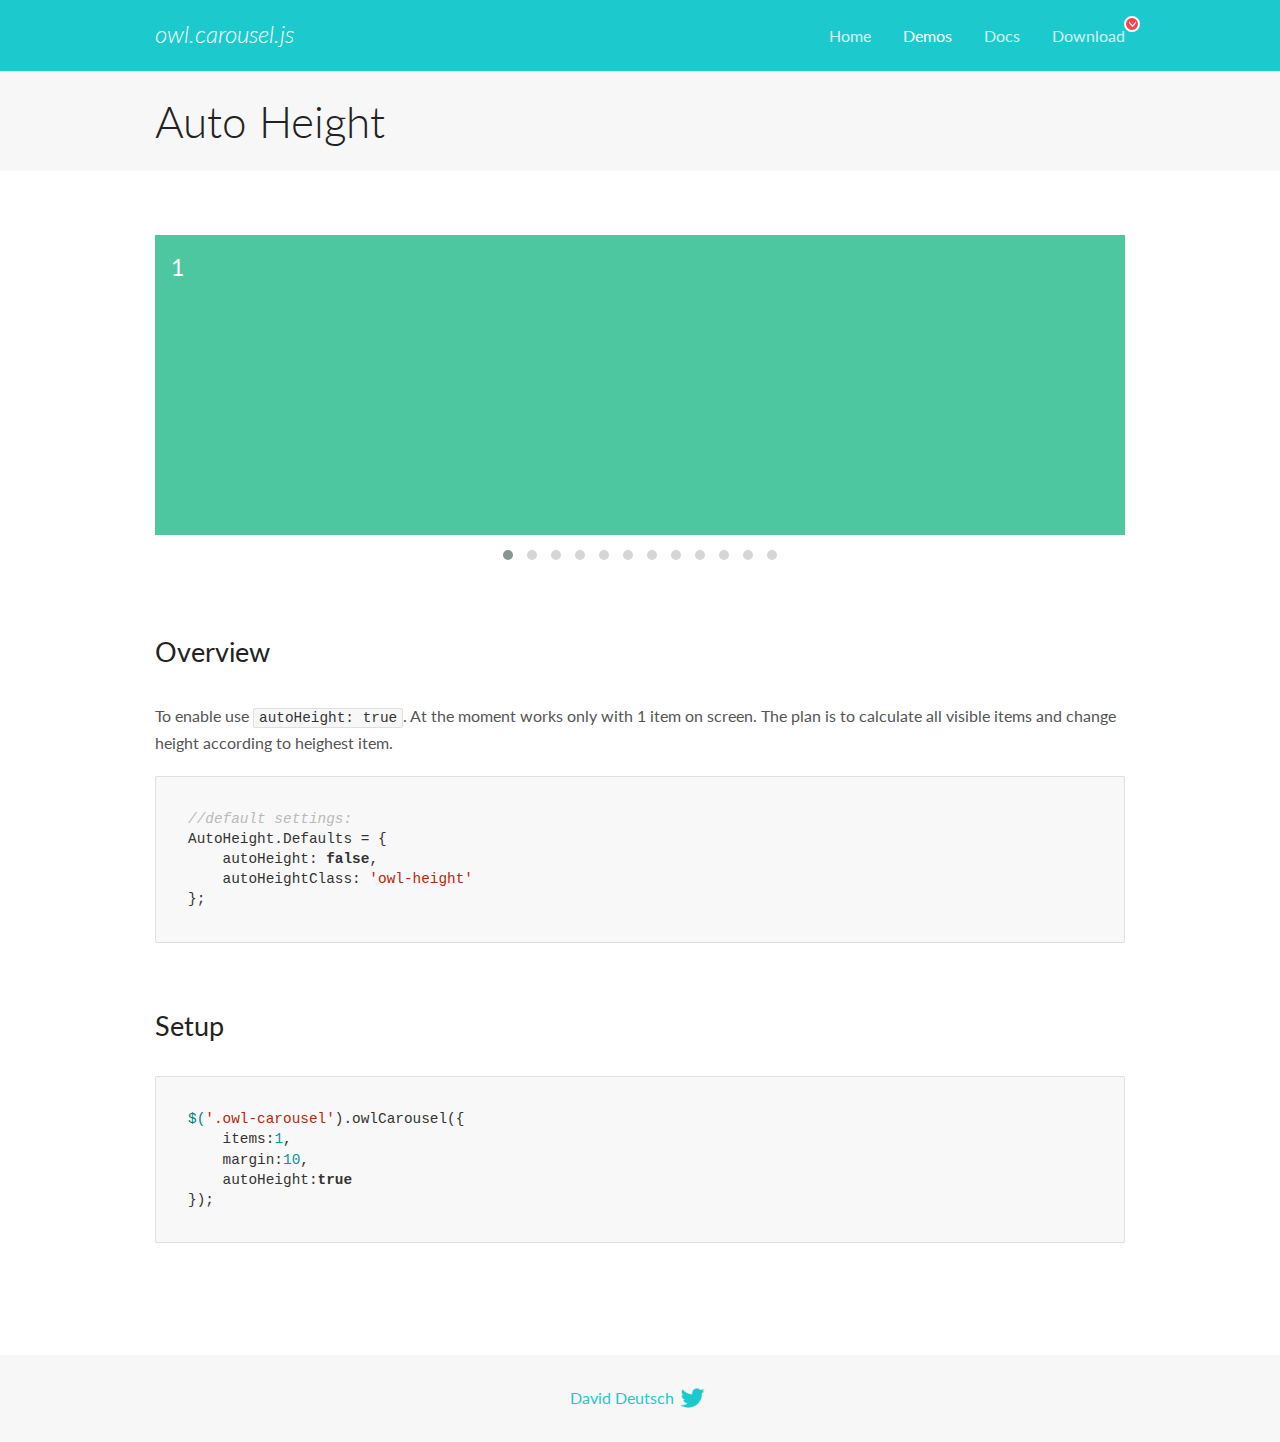
<file: OwlCarousel2-2.3.4/docs/demos/autoheight.html>
<!DOCTYPE html>
<html lang="en">
  <head>

    <!-- head -->
    <meta charset="utf-8">
    <meta name="msapplication-tap-highlight" content="no" />
    <meta name="viewport" content="width=device-width, initial-scale=1.0" />
    <meta name="description" content="autoHeight usage demo">
    <meta name="author" content="David Deutsch">
    <title>
      Auto Height Demo | Owl Carousel | 2.3.4
    </title>

    <!-- Stylesheets -->
    <link href='https://fonts.googleapis.com/css?family=Lato:300,400,700,400italic,300italic' rel='stylesheet' type='text/css'>
    <link rel="stylesheet" href="../assets/css/docs.theme.min.css">

    <!-- Owl Stylesheets -->
    <link rel="stylesheet" href="../assets/owlcarousel/assets/owl.carousel.min.css">
    <link rel="stylesheet" href="../assets/owlcarousel/assets/owl.theme.default.min.css">

    <!-- HTML5 shim and Respond.js IE8 support of HTML5 elements and media queries -->

    <!--[if lt IE 9]>
      <script src="https://oss.maxcdn.com/libs/html5shiv/3.7.0/html5shiv.js"></script>
      <script src="https://oss.maxcdn.com/libs/respond.js/1.3.0/respond.min.js"></script>
    <![endif]-->

    <!-- Favicons -->
    <link rel="apple-touch-icon-precomposed" sizes="144x144" href="../assets/ico/apple-touch-icon-144-precomposed.png">
    <link rel="shortcut icon" href="../assets/ico/favicon.png">
    <link rel="shortcut icon" href="favicon.ico">

    <!-- Yeah i know js should not be in header. Its required for demos.-->

    <!-- javascript -->
    <script src="../assets/vendors/jquery.min.js"></script>
    <script src="../assets/owlcarousel/owl.carousel.js"></script>
  </head>
  <body>

    <!-- header -->
    <header class="header">
      <div class="row">
        <div class="large-12 columns">
          <div class="brand left">
            <h3>
              <a href="/OwlCarousel2/">owl.carousel.js</a> 
            </h3>
          </div>
          <a id="toggle-nav" class="right">
            <span></span> <span></span> <span></span> 
          </a> 
          <div class="nav-bar">
            <ul class="clearfix">
              <li> <a href="/OwlCarousel2/index.html">Home</a>  </li>
              <li class="active">
                <a href="/OwlCarousel2/demos/demos.html">Demos</a> 
              </li>
              <li> <a href="/OwlCarousel2/docs/started-welcome.html">Docs</a>  </li>
              <li>
                <a href="https://github.com/OwlCarousel2/OwlCarousel2/archive/2.3.4.zip">Download</a> 
                <span class="download"></span> 
              </li>
            </ul>
          </div>
        </div>
      </div>
    </header>

    <!-- title -->
    <section class="title">
      <div class="row">
        <div class="large-12 columns">
          <h1>Auto Height</h1>
        </div>
      </div>
    </section>

    <!--  Demos -->
    <section id="demos">
      <div class="row">
        <div class="large-12 columns">
          <div class="owl-carousel owl-theme">
            <div class="item" style="height:300px">
              <h4>1</h4>
            </div>
            <div class="item" style="height:100px">
              <h4>2</h4>
            </div>
            <div class="item" style="height:500px">
              <h4>3</h4>
            </div>
            <div class="item" style="height:250px">
              <h4>4</h4>
            </div>
            <div class="item" style="height:400px">
              <h4>5</h4>
            </div>
            <div class="item" style="height:500px">
              <h4>6</h4>
            </div>
            <div class="item" style="height:600px">
              <h4>7</h4>
            </div>
            <div class="item" style="height:400px">
              <h4>8</h4>
            </div>
            <div class="item" style="height:300px">
              <h4>9</h4>
            </div>
            <div class="item" style="height:350px">
              <h4>10</h4>
            </div>
            <div class="item" style="height:200px">
              <h4>11</h4>
            </div>
            <div class="item" style="height:150px">
              <h4>12</h4>
            </div>
          </div>
          <h3 id="overview">Overview</h3>
          <p>To enable use <code>autoHeight: true</code>. At the moment works only with 1 item on screen. The plan is to calculate all visible items and change height according to heighest item.</p>
          <pre><code>//default settings:
AutoHeight.Defaults = {
    autoHeight: false,
    autoHeightClass: &#39;owl-height&#39;
};</code></pre>
          <h3 id="setup">Setup</h3>
          <pre><code>$(&#39;.owl-carousel&#39;).owlCarousel({
    items:1,
    margin:10,
    autoHeight:true
});</code></pre>
          <script>
            $(document).ready(function() {
              $('.owl-carousel').owlCarousel({
                items: 1,
                margin: 10,
                autoHeight: true
              });
            })
          </script>
        </div>
      </div>
    </section>

    <!-- footer -->
    <footer class="footer">
      <div class="row">
        <div class="large-12 columns">
          <h5>
            <a href="/OwlCarousel2/docs/support-contact.html">David Deutsch</a> 
            <a id="custom-tweet-button" href="https://twitter.com/share?url=https://github.com/OwlCarousel2/OwlCarousel2&text=Owl Carousel - This is so awesome! " target="_blank"></a> 
          </h5>
        </div>
      </div>
    </footer>

    <!-- vendors -->
    <script src="../assets/vendors/highlight.js"></script>
    <script src="../assets/js/app.js"></script>
  </body>
</html>
</file>
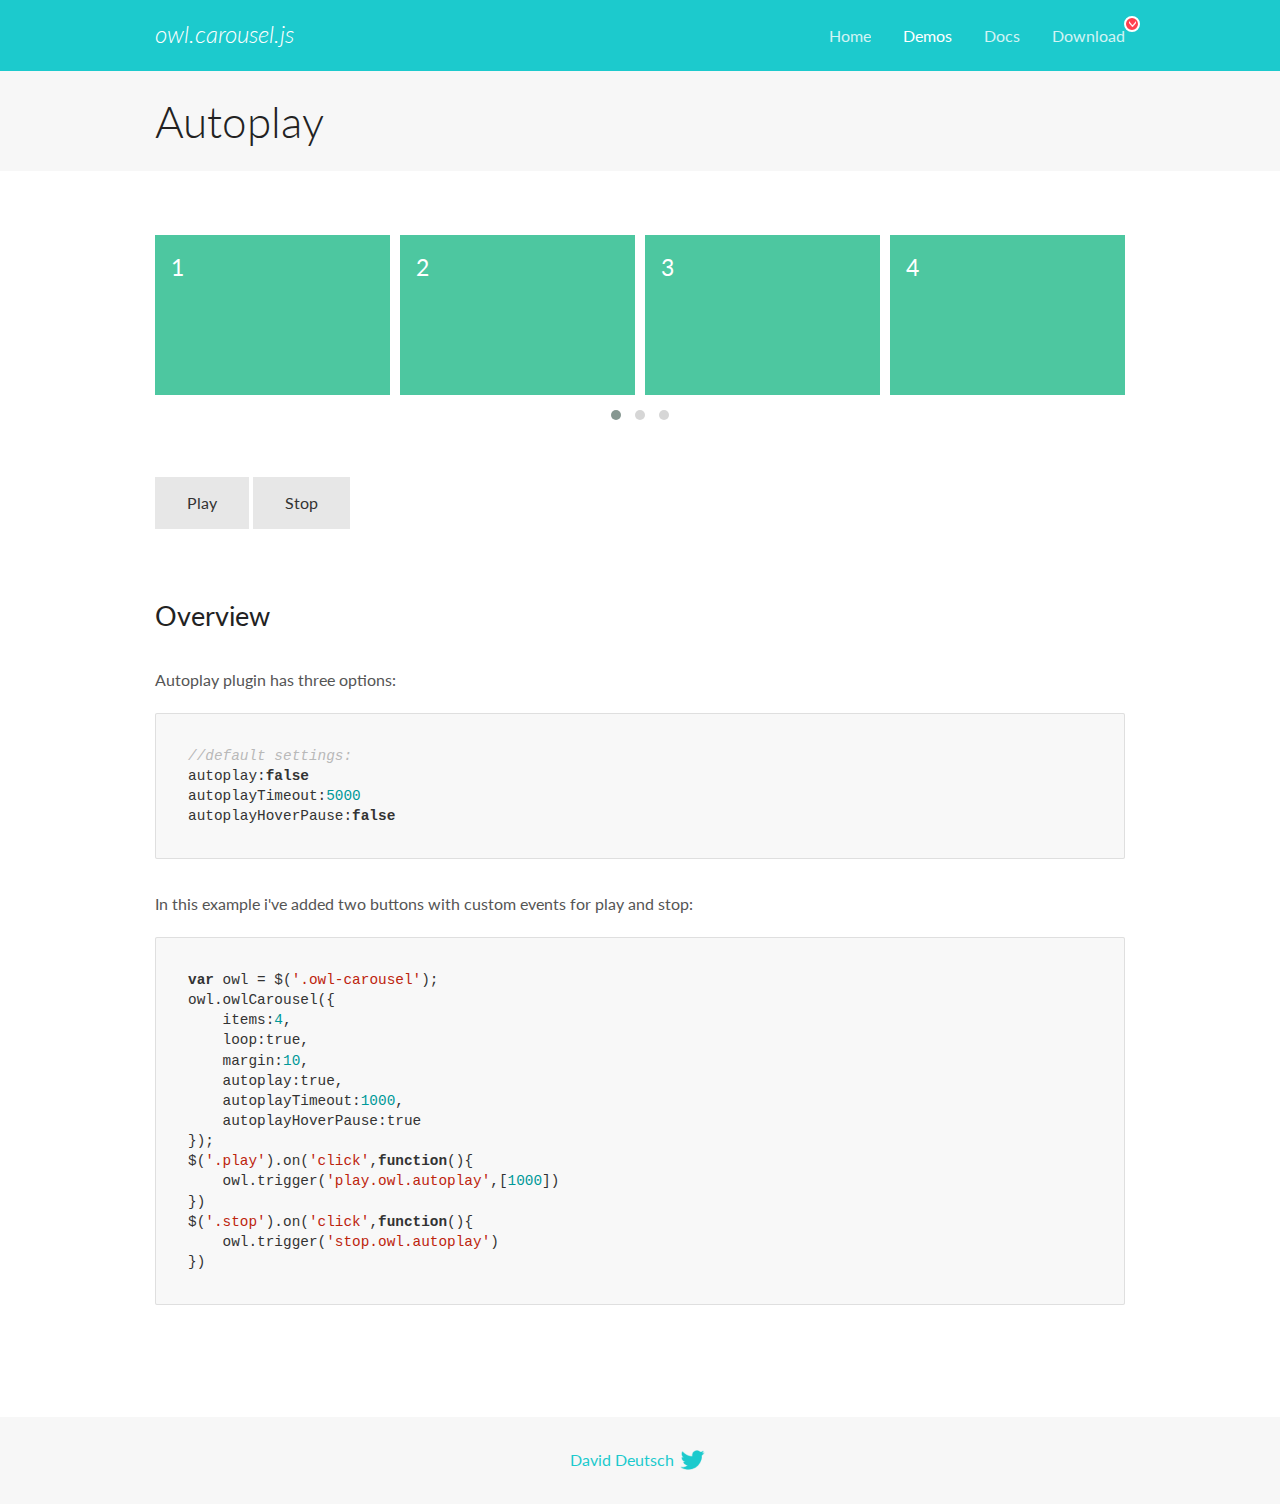
<file: OwlCarousel2-2.3.4/docs/demos/autoplay.html>
<!DOCTYPE html>
<html lang="en">
  <head>

    <!-- head -->
    <meta charset="utf-8">
    <meta name="msapplication-tap-highlight" content="no" />
    <meta name="viewport" content="width=device-width, initial-scale=1.0" />
    <meta name="description" content="Autoplay usage demo">
    <meta name="author" content="David Deutsch">
    <title>
      Autoplay Demo | Owl Carousel | 2.3.4
    </title>

    <!-- Stylesheets -->
    <link href='https://fonts.googleapis.com/css?family=Lato:300,400,700,400italic,300italic' rel='stylesheet' type='text/css'>
    <link rel="stylesheet" href="../assets/css/docs.theme.min.css">

    <!-- Owl Stylesheets -->
    <link rel="stylesheet" href="../assets/owlcarousel/assets/owl.carousel.min.css">
    <link rel="stylesheet" href="../assets/owlcarousel/assets/owl.theme.default.min.css">

    <!-- HTML5 shim and Respond.js IE8 support of HTML5 elements and media queries -->

    <!--[if lt IE 9]>
      <script src="https://oss.maxcdn.com/libs/html5shiv/3.7.0/html5shiv.js"></script>
      <script src="https://oss.maxcdn.com/libs/respond.js/1.3.0/respond.min.js"></script>
    <![endif]-->

    <!-- Favicons -->
    <link rel="apple-touch-icon-precomposed" sizes="144x144" href="../assets/ico/apple-touch-icon-144-precomposed.png">
    <link rel="shortcut icon" href="../assets/ico/favicon.png">
    <link rel="shortcut icon" href="favicon.ico">

    <!-- Yeah i know js should not be in header. Its required for demos.-->

    <!-- javascript -->
    <script src="../assets/vendors/jquery.min.js"></script>
    <script src="../assets/owlcarousel/owl.carousel.js"></script>
  </head>
  <body>

    <!-- header -->
    <header class="header">
      <div class="row">
        <div class="large-12 columns">
          <div class="brand left">
            <h3>
              <a href="/OwlCarousel2/">owl.carousel.js</a> 
            </h3>
          </div>
          <a id="toggle-nav" class="right">
            <span></span> <span></span> <span></span> 
          </a> 
          <div class="nav-bar">
            <ul class="clearfix">
              <li> <a href="/OwlCarousel2/index.html">Home</a>  </li>
              <li class="active">
                <a href="/OwlCarousel2/demos/demos.html">Demos</a> 
              </li>
              <li> <a href="/OwlCarousel2/docs/started-welcome.html">Docs</a>  </li>
              <li>
                <a href="https://github.com/OwlCarousel2/OwlCarousel2/archive/2.3.4.zip">Download</a> 
                <span class="download"></span> 
              </li>
            </ul>
          </div>
        </div>
      </div>
    </header>

    <!-- title -->
    <section class="title">
      <div class="row">
        <div class="large-12 columns">
          <h1>Autoplay</h1>
        </div>
      </div>
    </section>

    <!--  Demos -->
    <section id="demos">
      <div class="row">
        <div class="large-12 columns">
          <div class="owl-carousel owl-theme">
            <div class="item">
              <h4>1</h4>
            </div>
            <div class="item">
              <h4>2</h4>
            </div>
            <div class="item">
              <h4>3</h4>
            </div>
            <div class="item">
              <h4>4</h4>
            </div>
            <div class="item">
              <h4>5</h4>
            </div>
            <div class="item">
              <h4>6</h4>
            </div>
            <div class="item">
              <h4>7</h4>
            </div>
            <div class="item">
              <h4>8</h4>
            </div>
            <div class="item">
              <h4>9</h4>
            </div>
            <div class="item">
              <h4>10</h4>
            </div>
            <div class="item">
              <h4>11</h4>
            </div>
            <div class="item">
              <h4>12</h4>
            </div>
          </div>
          <a class="button secondary play">Play</a> 
          <a class="button secondary stop">Stop</a> 
          <h3 id="overview">Overview</h3>
          <p>Autoplay plugin has three options:</p>
          <pre><code>//default settings:
autoplay:false
autoplayTimeout:5000
autoplayHoverPause:false</code></pre>
          <p>In this example i&#39;ve added two buttons with custom events for play and stop:</p>
          <pre><code>var owl = $(&#39;.owl-carousel&#39;);
owl.owlCarousel({
    items:4,
    loop:true,
    margin:10,
    autoplay:true,
    autoplayTimeout:1000,
    autoplayHoverPause:true
});
$(&#39;.play&#39;).on(&#39;click&#39;,function(){
    owl.trigger(&#39;play.owl.autoplay&#39;,[1000])
})
$(&#39;.stop&#39;).on(&#39;click&#39;,function(){
    owl.trigger(&#39;stop.owl.autoplay&#39;)
})</code></pre>
          <script>
            $(document).ready(function() {
              var owl = $('.owl-carousel');
              owl.owlCarousel({
                items: 4,
                loop: true,
                margin: 10,
                autoplay: true,
                autoplayTimeout: 1000,
                autoplayHoverPause: true
              });
              $('.play').on('click', function() {
                owl.trigger('play.owl.autoplay', [1000])
              })
              $('.stop').on('click', function() {
                owl.trigger('stop.owl.autoplay')
              })
            })
          </script>
        </div>
      </div>
    </section>

    <!-- footer -->
    <footer class="footer">
      <div class="row">
        <div class="large-12 columns">
          <h5>
            <a href="/OwlCarousel2/docs/support-contact.html">David Deutsch</a> 
            <a id="custom-tweet-button" href="https://twitter.com/share?url=https://github.com/OwlCarousel2/OwlCarousel2&text=Owl Carousel - This is so awesome! " target="_blank"></a> 
          </h5>
        </div>
      </div>
    </footer>

    <!-- vendors -->
    <script src="../assets/vendors/highlight.js"></script>
    <script src="../assets/js/app.js"></script>
  </body>
</html>
</file>
<file: style/especies.css>
* {
    font-family: Verdana, Geneva, Tahoma, sans-serif;
    color: white;
    
}

body{
    background-color: #141414;
    margin: 15px 15px;       
}

p, ul{
    font-size: 14px;        
    text-align: justify;
    text-justify: inter-ideograph;
}

/* h2{
    padding-top: 60px;
    padding-bottom: 20px;
} */

.img_especies{
    width: 100%;
}

strong {
    color: #008080;
}
</file>
<file: style/responsive.css>
@media screen and (max-width:600px) {
    
    .navbar{
        padding-left: 20px;
        padding-right: 0;
        margin-right: 0;
        display: flex;
        flex-direction:column;
        text-align: center;
        padding-bottom: 9px;
    }

    .botao_menu{
        margin-top: 5px;
        margin-bottom: 5px;
        display: inline-flex;
        font-size: 13px;
        width: fit-content;
        height: fit-content;
        padding: 3px 10px;
        margin-right: 5px;
    }

    .principal .botao{       
        display: flex;
        align-items: center;
        width: 100%;
        font-size: 11px;
        margin-bottom: 5px;
        padding-top: 7px;
        padding-bottom: 7px;
        justify-content: center;
    }

    .botoes{
        width: fit-content;
        display: flex;
    }

    .principal .container{       
        margin-top: 250px;
        margin-bottom: 70px;
        margin-left: 15px;
    }

    .principal .descricao{
        margin-top: 10px;
        margin-bottom: 50px;
        width: 100%;
        font-size: 13px;
    }

    .principal .titulo{
        margin-right: 10px;
        font-size: 40px;
    }

    .divisoes{
        font-size: 18px;
        margin-top: 30px;
        padding-left: 0;
    }

    .footer_copyright{
        margin-top: 50px;
        margin-bottom: 20px;
    }

    .logos{
        height: 35px;
    }

    .frame_filme_principal{
        width:100%;
        height:100%;
    }

    .img_especies{
        width: 100%;
    }
    
}
</file>
